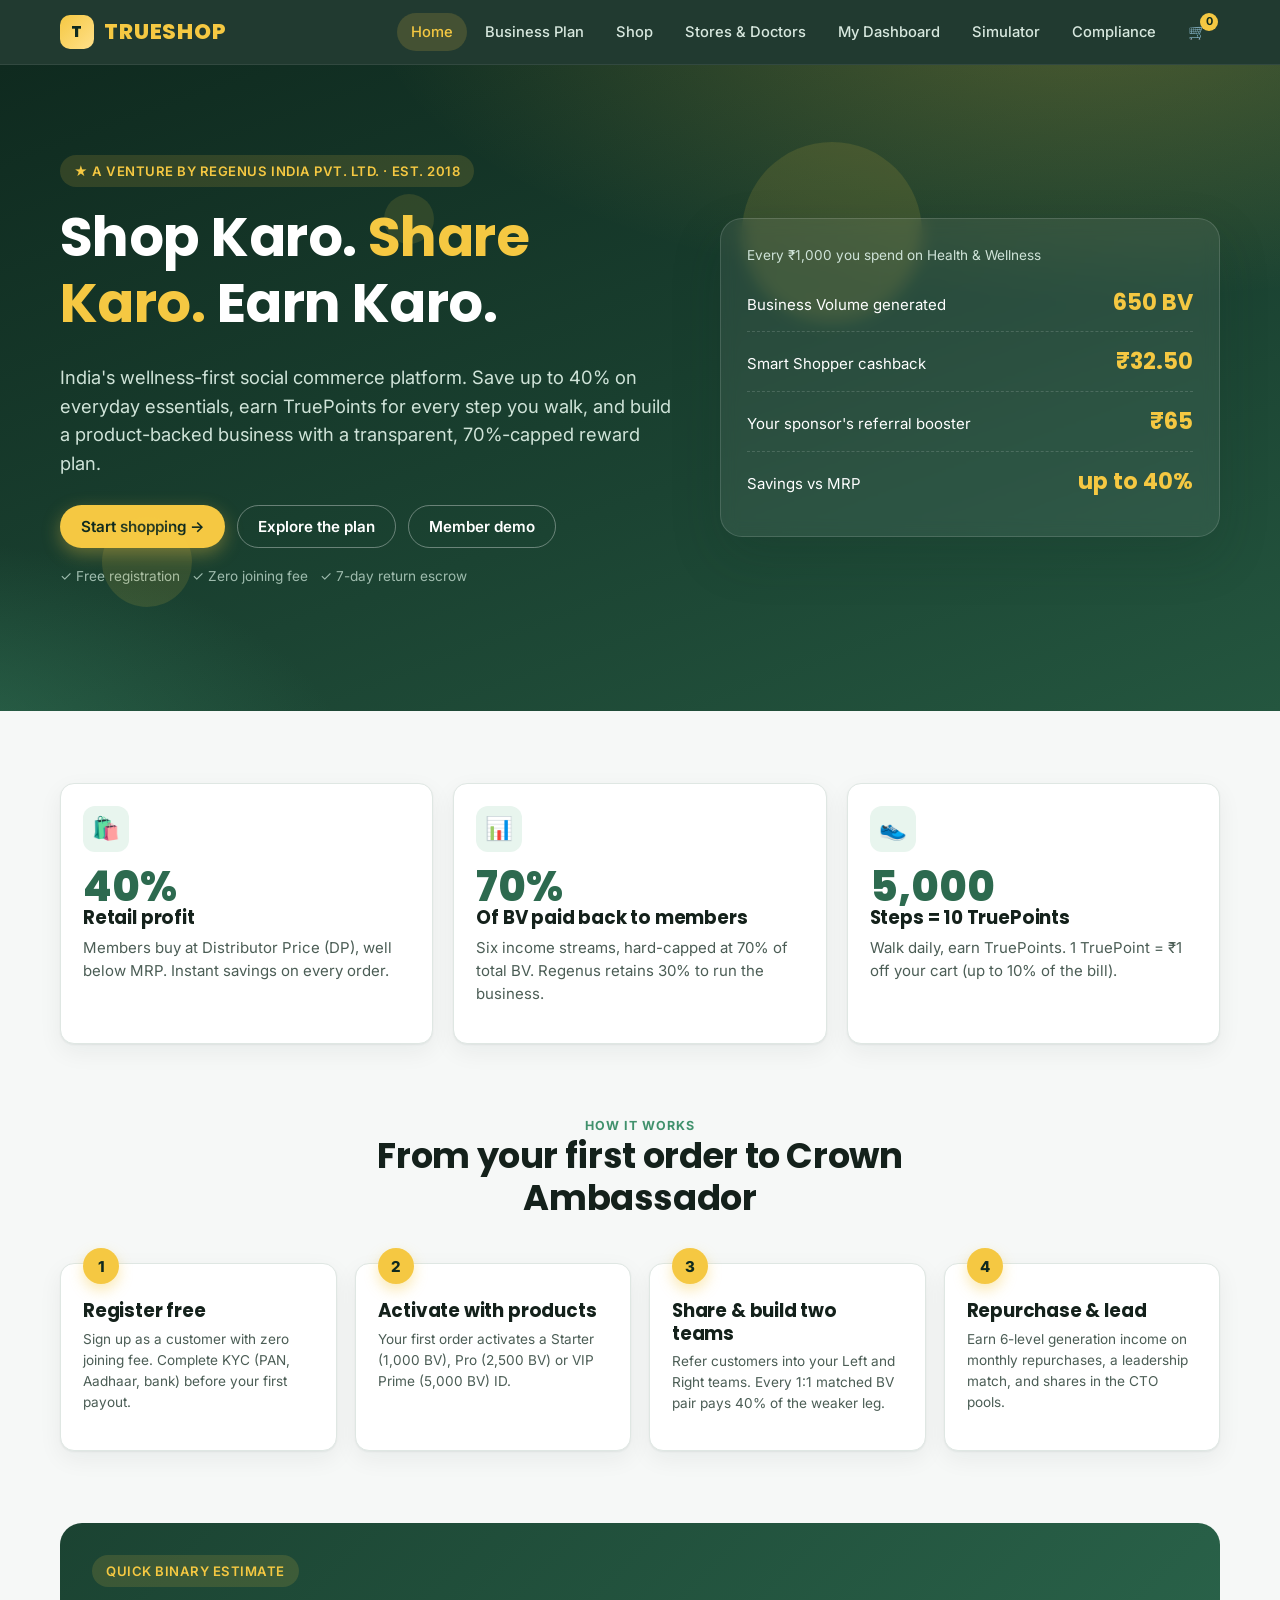
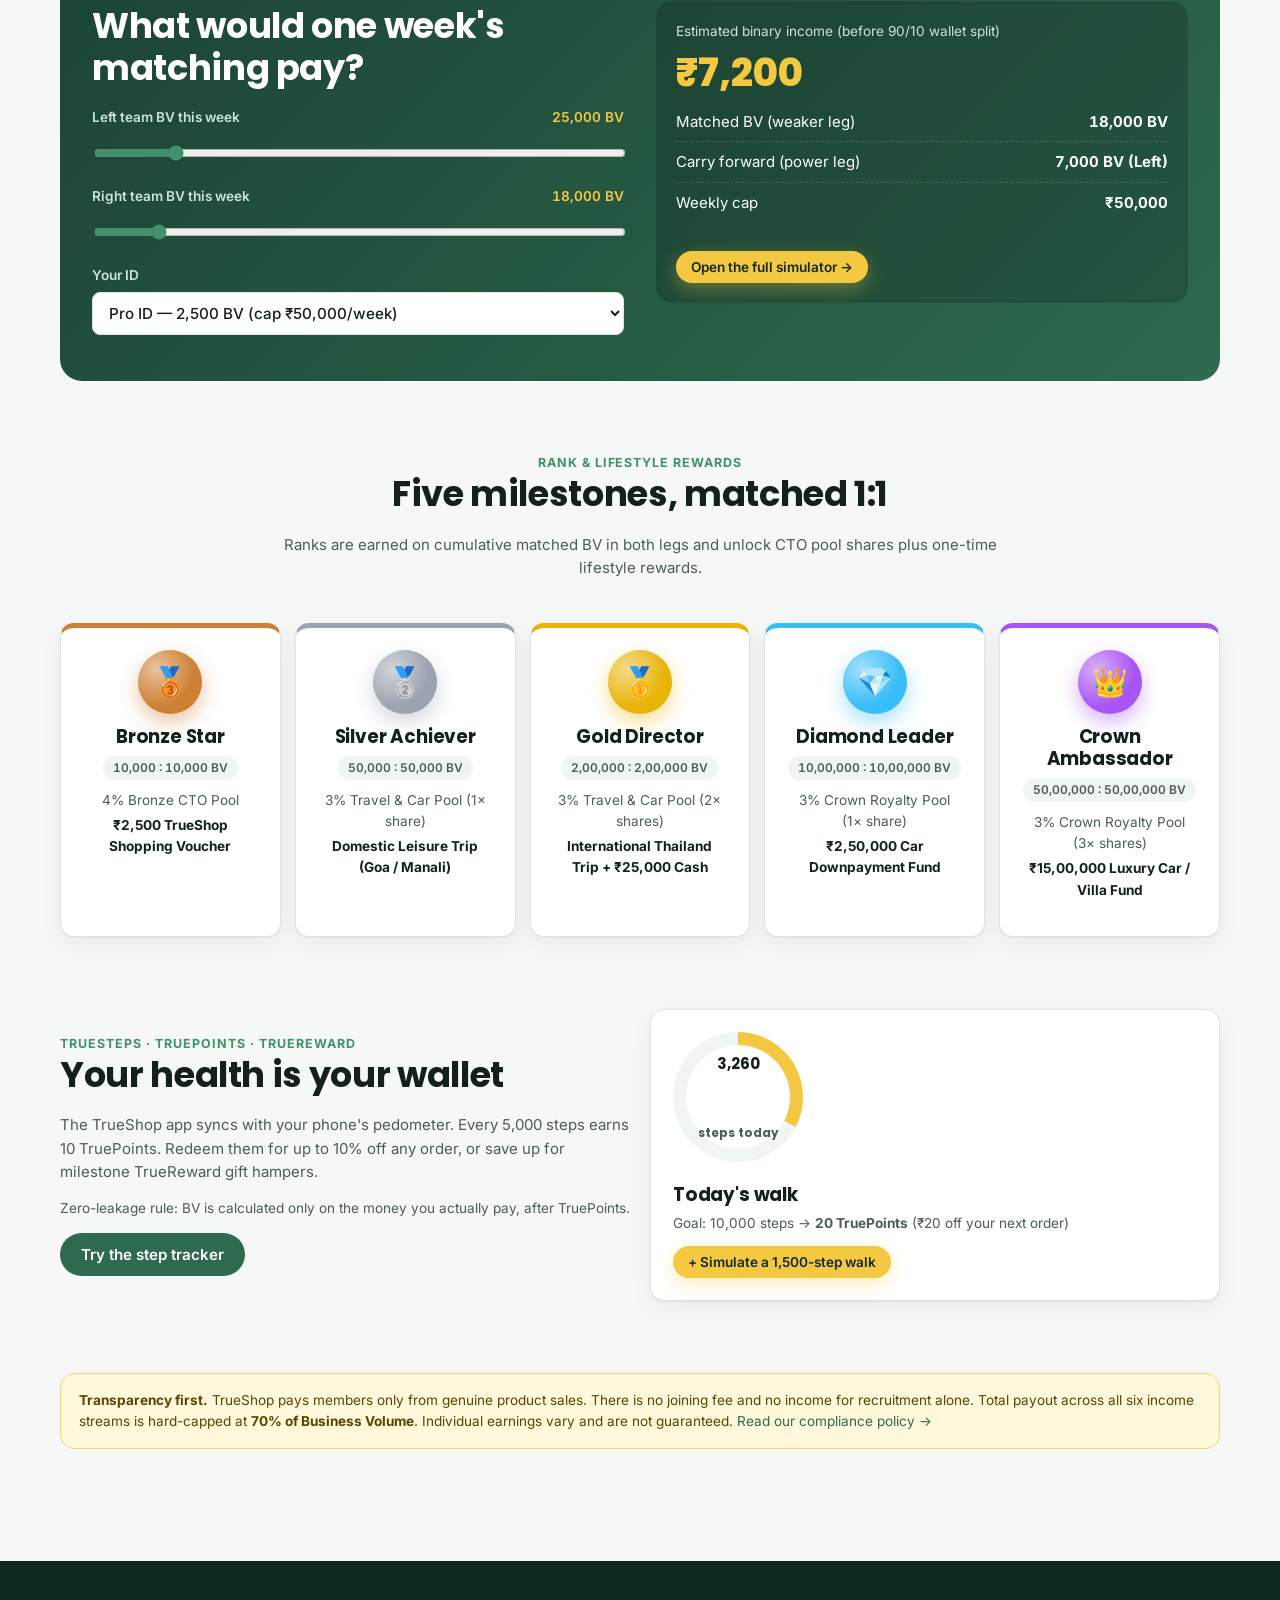
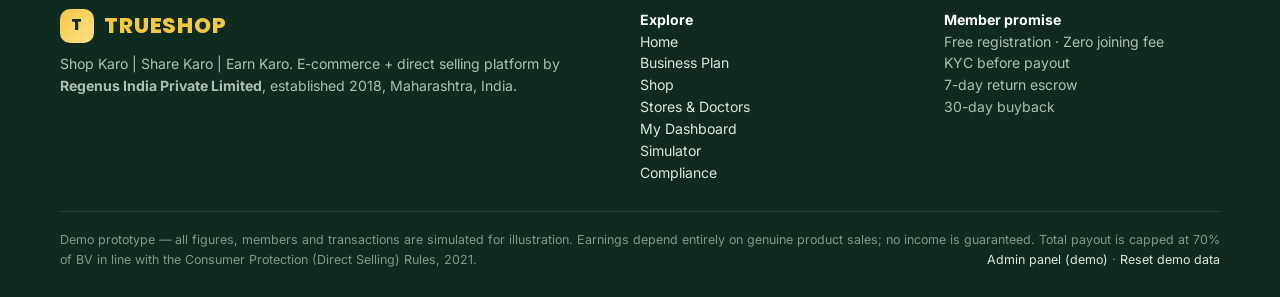
<file: index.html>
<!doctype html>
<html lang="en">
<head>
<meta charset="utf-8">
<meta name="viewport" content="width=device-width, initial-scale=1, viewport-fit=cover">
<title>TrueShop — Shop Karo | Share Karo | Earn Karo</title>
<meta name="description" content="TrueShop by Regenus India Pvt. Ltd. — e-commerce with up to 40% savings, TrueSteps wellness rewards and a transparent, 70%-capped direct selling plan.">
<link rel="preconnect" href="https://fonts.googleapis.com">
<link href="https://fonts.googleapis.com/css2?family=Inter:wght@400;500;600;700&family=Poppins:wght@600;700;800&display=swap" rel="stylesheet">
<link rel="stylesheet" href="assets/css/style.css">
<style>
  .pillars .card { text-align: left; }
  .pillar-num { font-family: var(--display); font-size: 2.6rem; font-weight: 800; color: var(--green-700); line-height: 1; }
  .steps-flow { display: grid; grid-template-columns: repeat(4, 1fr); gap: 18px; counter-reset: s; }
  @media (max-width: 800px) { .steps-flow { grid-template-columns: 1fr 1fr; } }
  @media (max-width: 480px) { .steps-flow { grid-template-columns: 1fr; } }
  .steps-flow .card { position: relative; padding-top: 36px; }
  .steps-flow .card::before { counter-increment: s; content: counter(s); position: absolute; top: -16px; left: 22px; width: 36px; height: 36px; border-radius: 50%; background: var(--gold); color: var(--green-900); font-weight: 800; display: grid; place-items: center; box-shadow: 0 6px 14px rgba(245,200,66,.4); }
  .rank-road { display: grid; grid-template-columns: repeat(5, 1fr); gap: 14px; }
  @media (max-width: 900px) { .rank-road { grid-template-columns: 1fr 1fr; } }
  @media (max-width: 480px) { .rank-road { grid-template-columns: 1fr; } }
  .rank-card { border-top: 5px solid var(--c); text-align: center; }
  .rank-medal { width: 64px; height: 64px; margin: 0 auto 12px; border-radius: 50%; display: grid; place-items: center; font-size: 1.8rem; background: radial-gradient(circle at 30% 30%, #fff8, transparent 60%), var(--c); box-shadow: 0 8px 20px color-mix(in srgb, var(--c) 45%, transparent); }
  .teaser { background: linear-gradient(135deg, var(--green-800), var(--green-700)); color: #fff; border-radius: 22px; padding: 32px; display: grid; grid-template-columns: 1fr 1fr; gap: 32px; align-items: center; }
  @media (max-width: 800px) { .teaser { grid-template-columns: 1fr; } }
  .teaser label { color: #cfe3d8; }
  .teaser .out { background: rgba(0,0,0,.18); border-radius: 16px; padding: 20px; }
  .teaser .out .big { font-family: var(--display); font-size: 2.4rem; color: var(--gold); font-weight: 800; }
  .walk { display: flex; flex-wrap: wrap; align-items: center; gap: 22px; }
  .walk .btn { white-space: normal; }
  .ring { --p: 65; width: 130px; height: 130px; border-radius: 50%; background: conic-gradient(var(--gold) calc(var(--p) * 1%), var(--surface-2) 0); display: grid; place-items: center; flex: 0 0 auto; transition: --p 1s; }
  .ring > div { width: 104px; height: 104px; border-radius: 50%; background: var(--surface); display: grid; place-items: center; text-align: center; font-weight: 700; font-family: var(--display); }
</style>
</head>
<body>

<section class="hero">
  <div class="floaters"><span style="width:180px;height:180px;top:12%;left:58%"></span><span style="width:90px;height:90px;top:70%;left:8%;animation-delay:-4s"></span><span style="width:50px;height:50px;top:20%;left:30%;animation-delay:-8s"></span></div>
  <div class="container hero-grid">
    <div>
      <div class="eyebrow">★ A venture by Regenus India Pvt. Ltd. · Est. 2018</div>
      <h1>Shop Karo. <span>Share Karo.</span> Earn Karo.</h1>
      <p class="lead">India's wellness-first social commerce platform. Save up to 40% on everyday essentials, earn TruePoints for every step you walk, and build a product-backed business with a transparent, 70%-capped reward plan.</p>
      <div class="hero-cta">
        <a href="shop.html" class="btn btn-gold">Start shopping →</a>
        <a href="plan.html" class="btn btn-outline-light">Explore the plan</a>
        <a href="dashboard.html" class="btn btn-outline-light">Member demo</a>
      </div>
      <p class="small" style="color:#9fbcae;margin-top:18px">✓ Free registration &nbsp; ✓ Zero joining fee &nbsp; ✓ 7-day return escrow</p>
    </div>
    <div class="hero-card">
      <div class="small" style="color:#cfe3d8;margin-bottom:6px">Every ₹1,000 you spend on Health &amp; Wellness</div>
      <div class="hero-stat"><span>Business Volume generated</span><b>650 BV</b></div>
      <div class="hero-stat"><span>Smart Shopper cashback</span><b>₹32.50</b></div>
      <div class="hero-stat"><span>Your sponsor's referral booster</span><b>₹65</b></div>
      <div class="hero-stat"><span>Savings vs MRP</span><b>up to 40%</b></div>
    </div>
  </div>
</section>

<section class="block">
  <div class="container">
    <div class="grid grid-3 pillars">
      <div class="card card-hover reveal"><div class="icon-pill">🛍️</div><div class="pillar-num"><span data-count="40" data-suffix="%">0</span></div><h3>Retail profit</h3><p class="muted">Members buy at Distributor Price (DP), well below MRP. Instant savings on every order.</p></div>
      <div class="card card-hover reveal"><div class="icon-pill">📊</div><div class="pillar-num"><span data-count="70" data-suffix="%">0</span></div><h3>Of BV paid back to members</h3><p class="muted">Six income streams, hard-capped at 70% of total BV. Regenus retains 30% to run the business.</p></div>
      <div class="card card-hover reveal"><div class="icon-pill">👟</div><div class="pillar-num"><span data-count="5000">0</span></div><h3>Steps = 10 TruePoints</h3><p class="muted">Walk daily, earn TruePoints. 1 TruePoint = ₹1 off your cart (up to 10% of the bill).</p></div>
    </div>
  </div>
</section>

<section class="block" style="padding-top:0">
  <div class="container">
    <div class="section-head reveal"><div class="kicker">How it works</div><h2>From your first order to Crown Ambassador</h2></div>
    <div class="steps-flow">
      <div class="card reveal"><h3>Register free</h3><p class="muted small">Sign up as a customer with zero joining fee. Complete KYC (PAN, Aadhaar, bank) before your first payout.</p></div>
      <div class="card reveal"><h3>Activate with products</h3><p class="muted small">Your first order activates a Starter (1,000 BV), Pro (2,500 BV) or VIP Prime (5,000 BV) ID.</p></div>
      <div class="card reveal"><h3>Share &amp; build two teams</h3><p class="muted small">Refer customers into your Left and Right teams. Every 1:1 matched BV pair pays 40% of the weaker leg.</p></div>
      <div class="card reveal"><h3>Repurchase &amp; lead</h3><p class="muted small">Earn 6-level generation income on monthly repurchases, a leadership match, and shares in the CTO pools.</p></div>
    </div>
  </div>
</section>

<section class="block" style="padding-top:0">
  <div class="container">
    <div class="teaser reveal">
      <div>
        <div class="eyebrow">Quick binary estimate</div>
        <h2 style="color:#fff">What would one week's matching pay?</h2>
        <label class="field">Left team BV this week <span id="lv" class="num" style="float:right;color:var(--gold)"></span><input type="range" id="lbv" min="0" max="200000" step="500" value="25000"></label>
        <label class="field">Right team BV this week <span id="rv" class="num" style="float:right;color:var(--gold)"></span><input type="range" id="rbv" min="0" max="200000" step="500" value="18000"></label>
        <label class="field">Your ID
          <select id="pkg"></select></label>
      </div>
      <div class="out">
        <div class="small" style="color:#cfe3d8">Estimated binary income (before 90/10 wallet split)</div>
        <div class="big num" id="binOut">₹0</div>
        <div class="row" style="border-color:rgba(255,255,255,.15)"><span>Matched BV (weaker leg)</span><b id="binMatch"></b></div>
        <div class="row" style="border-color:rgba(255,255,255,.15)"><span>Carry forward (power leg)</span><b id="binCarry"></b></div>
        <div class="row" style="border-color:rgba(255,255,255,.15)"><span>Weekly cap</span><b id="binCap"></b></div>
        <div class="small" id="binNote" style="color:#ffd9a0;min-height:1.4em"></div>
        <a href="simulator.html" class="btn btn-gold btn-sm" style="margin-top:10px">Open the full simulator →</a>
      </div>
    </div>
  </div>
</section>

<section class="block" style="padding-top:0">
  <div class="container">
    <div class="section-head reveal"><div class="kicker">Rank &amp; lifestyle rewards</div><h2>Five milestones, matched 1:1</h2><p class="muted">Ranks are earned on cumulative matched BV in both legs and unlock CTO pool shares plus one-time lifestyle rewards.</p></div>
    <div class="rank-road" id="rankRoad"></div>
  </div>
</section>

<section class="block" style="padding-top:0">
  <div class="container grid grid-2" style="align-items:center">
    <div class="reveal">
      <div class="kicker" style="color:var(--green-500);font-weight:700;text-transform:uppercase;font-size:.78rem;letter-spacing:.08em">TrueSteps · TruePoints · TrueReward</div>
      <h2>Your health is your wallet</h2>
      <p class="muted">The TrueShop app syncs with your phone's pedometer. Every 5,000 steps earns 10 TruePoints. Redeem them for up to 10% off any order, or save up for milestone TrueReward gift hampers.</p>
      <p class="small muted">Zero-leakage rule: BV is calculated only on the money you actually pay, after TruePoints.</p>
      <a href="dashboard.html#steps" class="btn btn-green">Try the step tracker</a>
    </div>
    <div class="card reveal walk">
      <div class="ring" id="ring"><div><span id="ringSteps">0</span><br><span class="tiny muted">steps today</span></div></div>
      <div>
        <h3>Today's walk</h3>
        <p class="muted small" style="margin:0">Goal: 10,000 steps → <b>20 TruePoints</b> (₹20 off your next order)</p>
        <button class="btn btn-gold btn-sm" id="walkBtn" style="margin-top:12px">+ Simulate a 1,500-step walk</button>
      </div>
    </div>
  </div>
</section>

<section class="block" style="padding-top:0">
  <div class="container">
    <div class="disclaimer reveal"><b>Transparency first.</b> TrueShop pays members only from genuine product sales. There is no joining fee and no income for recruitment alone. Total payout across all six income streams is hard-capped at <b>70% of Business Volume</b>. Individual earnings vary and are not guaranteed. <a href="compliance.html">Read our compliance policy →</a></div>
  </div>
</section>

<script src="assets/js/plan.js"></script>
<script src="assets/js/app.js"></script>
<script>
(function () {
  const P = TrueShopPlan;
  const icons = ['🥉', '🥈', '🥇', '💎', '👑'];
  document.getElementById('rankRoad').innerHTML = P.RANKS.map((r, i) => `
    <div class="card card-hover rank-card reveal" style="--c:${r.color}">
      <div class="rank-medal">${icons[i]}</div>
      <h3>${r.name}</h3>
      <div class="chip chip-grey num">${P.num(r.match)} : ${P.num(r.match)} BV</div>
      <p class="small muted" style="margin:10px 0 4px">${r.pool}</p>
      <p class="small"><b>${r.reward}</b></p>
    </div>`).join('');

  const pkg = document.getElementById('pkg');
  pkg.innerHTML = P.PACKAGES.map((p) => `<option value="${p.key}" ${p.key === 'pro' ? 'selected' : ''}>${p.name} — ${P.num(p.bv)} BV (cap ${P.inr(p.weeklyCap)}/week)</option>`).join('');
  const lbv = document.getElementById('lbv'), rbv = document.getElementById('rbv');
  function calc() {
    const r = P.binaryClosing({ leftBV: +lbv.value, rightBV: +rbv.value, packageKey: pkg.value });
    lv.textContent = P.num(lbv.value) + ' BV'; rv.textContent = P.num(rbv.value) + ' BV';
    binOut.textContent = P.inr(r.paid);
    binMatch.textContent = P.num(r.matched) + ' BV';
    binCarry.textContent = r.powerLeg === 'Balanced' ? '—' : `${P.num(Math.max(r.carryLeft, r.carryRight))} BV (${r.powerLeg})`;
    binCap.textContent = P.inr(r.weeklyCap);
    binNote.textContent = r.capped ? `Weekly cap reached: ${P.inr(r.flushed)} is flushed. Upgrade the ID for a higher cap.` : '';
  }
  [lbv, rbv, pkg].forEach((el) => el.addEventListener('input', calc));
  calc();

  let steps = 0;
  const ring = document.getElementById('ring'), rs = document.getElementById('ringSteps');
  function setSteps(v) { steps = Math.min(v, 10000); ring.style.setProperty('--p', steps / 100); rs.textContent = steps.toLocaleString('en-IN'); }
  setTimeout(() => setSteps(TS.state.steps.today), 400);
  walkBtn.onclick = () => {
    const before = P.stepsToPoints(steps);
    setSteps(steps + 1500);
    TS.state.steps.today = steps; TS.save();
    const gained = P.stepsToPoints(steps) - before;
    TS.toast(gained ? `🎉 Milestone! +${gained} TruePoints earned` : `👟 ${steps.toLocaleString('en-IN')} steps. Keep going!`);
  };
})();
</script>
</body>
</html>
</file>
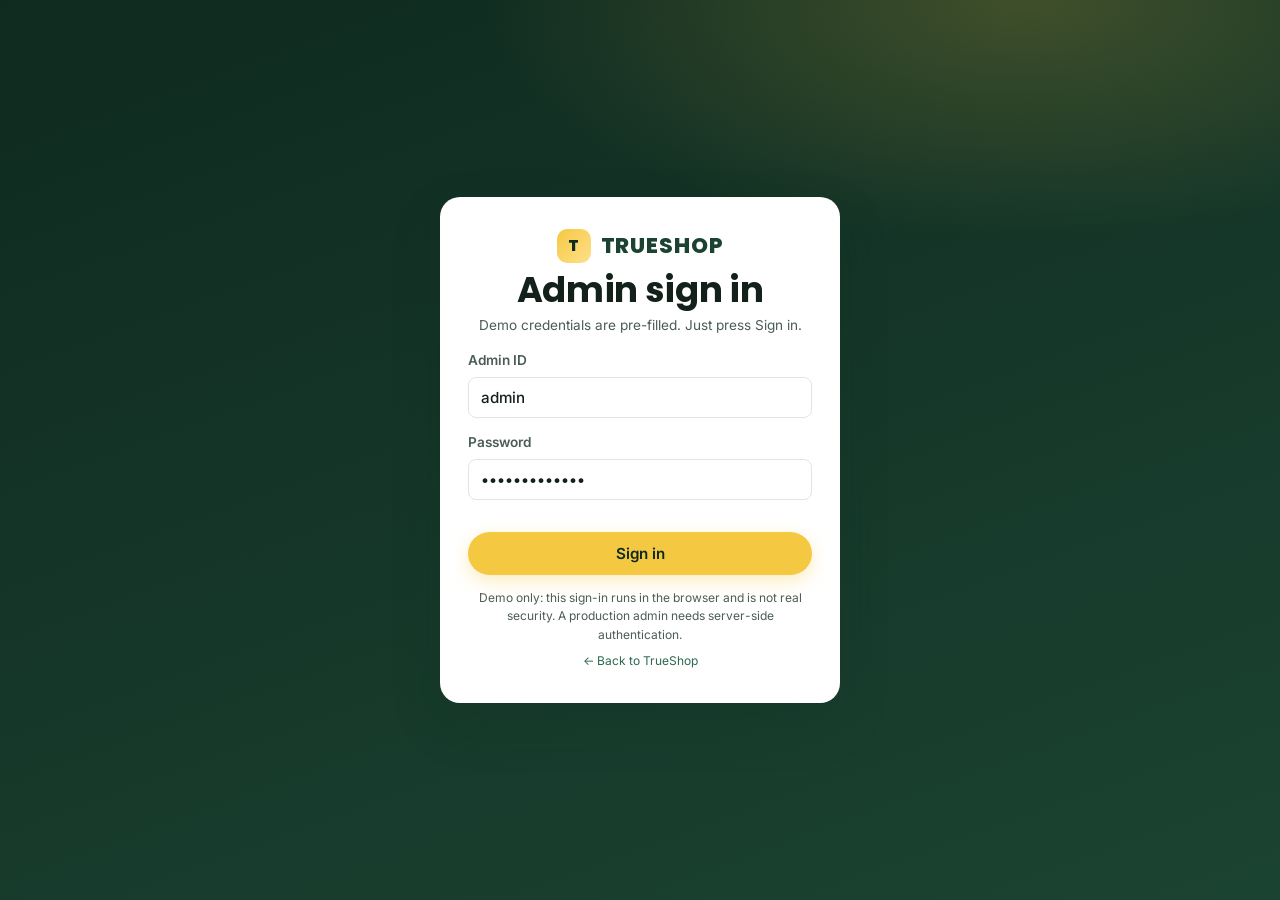
<file: admin.html>
<!doctype html>
<html lang="en">
<head>
<meta charset="utf-8">
<meta name="viewport" content="width=device-width, initial-scale=1, viewport-fit=cover">
<title>TrueShop Admin</title>
<meta name="robots" content="noindex">
<link rel="preconnect" href="https://fonts.googleapis.com">
<link href="https://fonts.googleapis.com/css2?family=Inter:wght@400;500;600;700&family=Poppins:wght@600;700;800&display=swap" rel="stylesheet">
<link rel="stylesheet" href="assets/css/style.css">
<link rel="stylesheet" href="assets/css/admin.css">
</head>
<body class="admin">

<!-- ============ LOGIN ============ -->
<div id="login" class="login-screen" hidden>
  <form class="login-card" id="loginForm">
    <div class="logo" style="justify-content:center;margin-bottom:6px"><span class="logo-mark">T</span><span style="color:var(--green-800)">TRUESHOP</span></div>
    <h2 style="text-align:center;margin-bottom:4px">Admin sign in</h2>
    <p class="small muted" style="text-align:center">Demo credentials are pre-filled. Just press Sign in.</p>
    <label class="field">Admin ID<input id="lu" value="admin" autocomplete="username"></label>
    <label class="field">Password<input id="lp" type="password" value="trueshop@2026" autocomplete="current-password"></label>
    <div class="small" id="capsWarn" style="color:var(--warn);min-height:1.3em"></div>
    <button class="btn btn-gold" style="width:100%">Sign in</button>
    <p class="tiny muted" style="margin:14px 0 0;text-align:center">Demo only: this sign-in runs in the browser and is not real security. A production admin needs server-side authentication.</p>
    <p class="tiny" style="text-align:center;margin:8px 0 0"><a href="index.html">← Back to TrueShop</a></p>
  </form>
</div>

<!-- ============ APP ============ -->
<div id="app" class="admin-app" hidden>
  <aside class="side" id="side">
    <div class="side-brand"><a class="logo" href="#dashboard"><span class="logo-mark">T</span>TRUESHOP</a><span class="chip chip-gold" style="margin-left:auto">ADMIN</span></div>
    <nav id="sideNav"></nav>
    <div class="side-foot"><a href="index.html" target="_blank">↗ View storefront</a></div>
  </aside>
  <div class="side-scrim" id="scrim"></div>

  <div class="main">
    <header class="abar">
      <button class="icon-btn" id="burger" aria-label="Menu">☰</button>
      <div class="crumbs" id="crumbs"></div>
      <div class="search"><input id="gsearch" placeholder="Search member ID or name…" autocomplete="off"><div class="search-res" id="gres" hidden></div></div>
      <button class="icon-btn" id="themeBtn" title="Toggle light/dark theme">🌓</button>
      <button class="icon-btn notif" id="notifBtn" title="Notifications">🔔<span id="notifCount"></span></button>
      <div class="abar-me"><div class="abar-me-av">A</div><div class="abar-me-txt"><b>Super Admin</b><span class="tiny muted">admin</span></div><button class="btn btn-ghost btn-sm" id="logout">Logout</button></div>
    </header>
    <main class="content" id="view"></main>
  </div>
</div>

<script src="assets/js/plan.js"></script>
<script src="assets/js/app.js"></script>
<script src="assets/js/products.js"></script>
<script src="assets/js/admin-data.js"></script>
<script src="assets/js/clinic-data.js"></script>
<script src="assets/js/admin-clinics.js"></script>
<script src="assets/js/admin.js"></script>
</body>
</html>
</file>
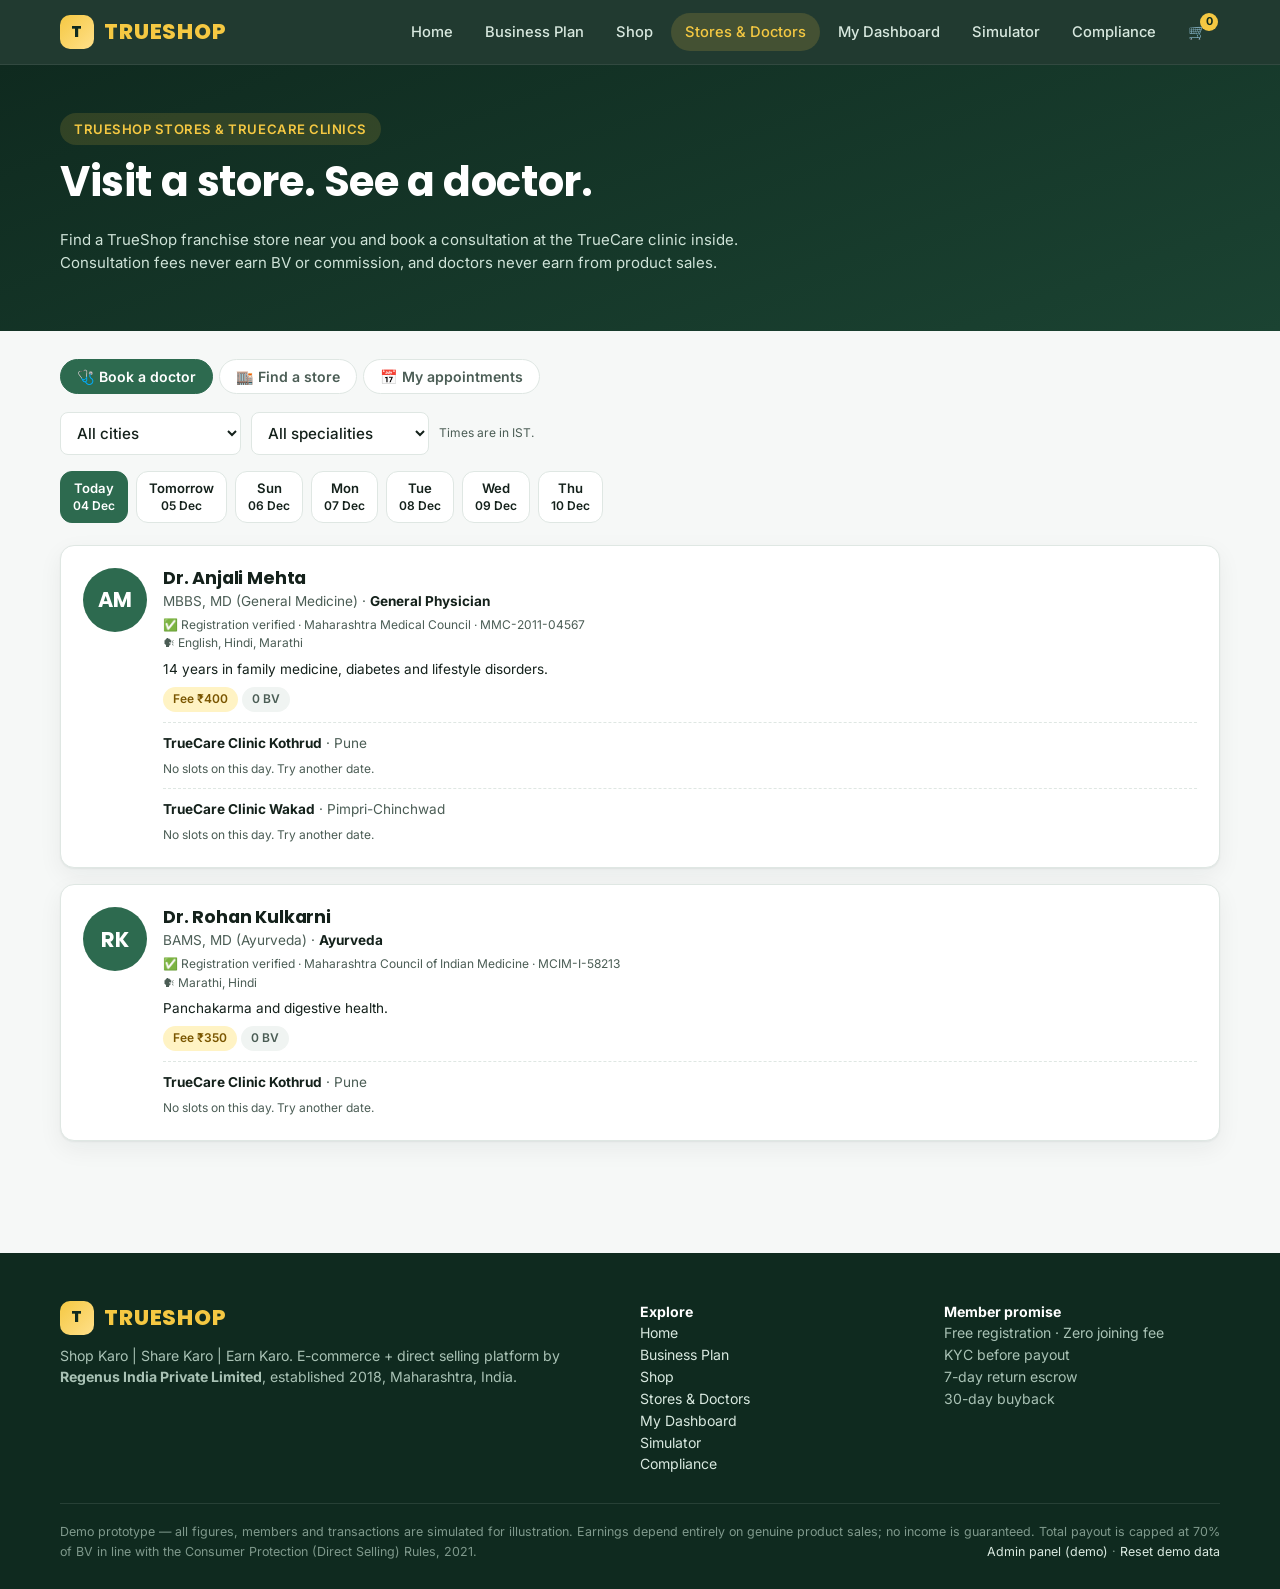
<file: clinics.html>
<!doctype html>
<html lang="en">
<head>
<meta charset="utf-8">
<meta name="viewport" content="width=device-width, initial-scale=1, viewport-fit=cover">
<title>TrueShop Stores & Doctors</title>
<link rel="preconnect" href="https://fonts.googleapis.com">
<link href="https://fonts.googleapis.com/css2?family=Inter:wght@400;500;600;700&family=Poppins:wght@600;700;800&display=swap" rel="stylesheet">
<link rel="stylesheet" href="assets/css/style.css">
<style>
  .filters { display: flex; gap: 10px; flex-wrap: wrap; align-items: center; margin-bottom: 16px; }
  .filters .input { width: auto; min-width: 170px; margin: 0; }
  .days { display: flex; gap: 8px; overflow-x: auto; padding-bottom: 4px; margin-bottom: 18px; }
  .days button { flex: 0 0 auto; border: 1px solid var(--line); background: var(--surface); color: var(--ink); border-radius: 12px; padding: 8px 12px; cursor: pointer; font: 600 .82rem var(--font); text-align: center; line-height: 1.3; }
  .days button.active { background: var(--green-700); color: #fff; border-color: var(--green-700); }
  .doc { display: grid; grid-template-columns: 64px 1fr; gap: 16px; }
  .doc + .doc { margin-top: 16px; }
  .doc-av { width: 64px; height: 64px; border-radius: 50%; display: grid; place-items: center; font: 700 1.3rem var(--display); color: #fff; background: var(--green-700); }
  .doc h3 { margin: 0 0 2px; font-size: 1.1rem; }
  .slots { display: flex; gap: 8px; flex-wrap: wrap; margin-top: 8px; }
  .slot { border: 1px solid var(--green-500); color: var(--green-700); background: var(--green-100); border-radius: 8px; padding: 6px 10px; font: 600 .82rem var(--font); cursor: pointer; }
  .slot:hover { background: var(--green-700); color: #fff; }
  .slot small { display: block; font-size: .65rem; font-weight: 500; opacity: .8; }
  .clinic-slots { border-top: 1px dashed var(--line); padding-top: 10px; margin-top: 10px; }
  .appt { display: grid; grid-template-columns: 1fr auto; gap: 10px; padding: 14px 0; border-bottom: 1px solid var(--line); }
  .appt:last-child { border-bottom: 0; }
  .store-card h3 { margin: 0 0 4px; }
  .seg { display: flex; gap: 8px; margin-bottom: 12px; }
  .seg label { flex: 1; border: 1px solid var(--line); border-radius: 10px; padding: 8px 12px; cursor: pointer; font-size: .88rem; }
  .seg input { margin-right: 6px; accent-color: var(--green-500); }
  .two { display: grid; grid-template-columns: 1fr 1fr; gap: 0 12px; }
  .rx { width: 100%; border-collapse: collapse; font-size: .88rem; }
  .rx td, .rx th { text-align: left; padding: 6px 4px; border-bottom: 1px dashed var(--line); }
</style>
</head>
<body>

<div class="page-head"><div class="container">
  <div class="eyebrow">TrueShop Stores & TrueCare Clinics</div>
  <h1 style="font-size:clamp(1.8rem,4vw,2.6rem)">Visit a store. See a doctor.</h1>
  <p>Find a TrueShop franchise store near you and book a consultation at the TrueCare clinic inside. Consultation fees never earn BV or commission, and doctors never earn from product sales.</p>
</div></div>

<section class="block" style="padding-top:28px">
  <div class="container">
    <div class="tabs" id="tabs">
      <button data-t="book" class="active">🩺 Book a doctor</button>
      <button data-t="stores">🏬 Find a store</button>
      <button data-t="mine">📅 My appointments</button>
    </div>
    <div id="pane"></div>
  </div>
</section>

<script src="assets/js/plan.js"></script>
<script src="assets/js/app.js"></script>
<script src="assets/js/clinic-data.js"></script>
<script>
(function () {
  const C = ClinicDB, D = () => C.db, esc = TS.esc, inr = TrueShopPlan.inr;
  const me = () => ({ id: TS.state.member.id, name: TS.state.member.name });
  let tab = (location.hash.slice(1) || 'book');
  const today = C.istDate(Date.now());
  const days = Array.from({ length: 7 }, (_, i) => C.addDays(today, i));
  const f = { city: '', spec: '', date: today };
  let here = null;

  const STATUS = {
    pending_payment: ['chip chip-warn', 'Awaiting payment'], confirmed: ['chip', 'Confirmed'], checked_in: ['chip chip-blue', 'Checked in'],
    completed: ['chip chip-grey', 'Completed'], cancelled_by_patient: ['chip chip-red', 'Cancelled by you'], cancelled_by_clinic: ['chip chip-red', 'Cancelled by clinic'],
    no_show: ['chip chip-red', 'No-show'], expired: ['chip chip-grey', 'Hold expired'],
  };
  const chip = (s) => `<span class="${STATUS[s][0]}">${STATUS[s][1]}</span>`;
  const initials = (n) => n.replace('Dr. ', '').split(' ').map((x) => x[0]).join('');

  function setTab(t) { tab = t; history.replaceState(null, '', '#' + t); TS.$$('#tabs button').forEach((b) => b.classList.toggle('active', b.dataset.t === t)); render(); }
  TS.$('#tabs').onclick = (e) => { const b = e.target.closest('button'); if (b) setTab(b.dataset.t); };
  function render() { C.releaseExpired(D()); C.save(); ({ book: renderBook, stores: renderStores, mine: renderMine })[tab](); }

  /* ------------------------------------------------ book a doctor */
  function renderBook() {
    const db = D();
    const cities = [...new Set(db.clinics.map((c) => c.city))];
    const specs = [...new Set(db.doctors.map((d) => d.specialization))];
    const docs = db.doctors.filter((d) => d.verified && d.status === 'active' && (!f.spec || d.specialization === f.spec));
    const cards = docs.map((d) => {
      const clinics = [...new Set(db.schedules.filter((s) => s.doctorId === d.id).map((s) => s.clinicId))].map((id) => C.byId(db.clinics, id)).filter((c) => !f.city || c.city === f.city);
      if (!clinics.length) return '';
      const blocks = clinics.map((c) => {
        const slots = C.availableSlots(db, d.id, c.id, f.date);
        const leave = C.onLeave(db, d.id, f.date);
        return `<div class="clinic-slots"><div class="small"><b>${esc(c.name)}</b> <span class="muted">· ${esc(c.city)}</span></div>
          ${slots.length ? `<div class="slots">${slots.map((s) => `<button class="slot" data-doc="${d.id}" data-cl="${c.id}" data-st="${s.start}">${C.fmtTime(s.start)}${s.left > 1 ? `<small>${s.left} left</small>` : ''}</button>`).join('')}</div>`
            : `<div class="tiny muted" style="margin-top:6px">${leave ? 'Doctor on leave this day.' : 'No slots on this day. Try another date.'}</div>`}</div>`;
      }).join('');
      const fees = [...new Set(db.schedules.filter((s) => s.doctorId === d.id).map((s) => s.fee ?? d.fee))];
      return `<div class="card doc"><div class="doc-av">${esc(initials(d.name))}</div><div>
        <h3>${esc(d.name)}</h3>
        <div class="small muted">${esc(d.qualification)} · <b style="color:var(--ink)">${esc(d.specialization)}</b></div>
        <div class="tiny muted" style="margin-top:4px">✅ Registration verified · ${esc(d.council)} · ${esc(d.regNo)}</div>
        <div class="tiny muted">🗣 ${d.languages.map(esc).join(', ')}</div>
        <p class="small" style="margin:6px 0 0">${esc(d.bio)}</p>
        <div style="margin-top:6px"><span class="chip chip-gold">Fee ${fees.map((x) => inr(x)).join(' / ')}</span> <span class="chip chip-grey">0 BV</span></div>
        ${blocks}</div></div>`;
    }).join('');
    TS.$('#pane').innerHTML = `
      <div class="filters">
        <select class="input" id="fCity"><option value="">All cities</option>${cities.map((c) => `<option ${c === f.city ? 'selected' : ''}>${esc(c)}</option>`).join('')}</select>
        <select class="input" id="fSpec"><option value="">All specialities</option>${specs.map((s) => `<option ${s === f.spec ? 'selected' : ''}>${esc(s)}</option>`).join('')}</select>
        <span class="tiny muted">Times are in IST.</span>
      </div>
      <div class="days">${days.map((d, i) => `<button data-d="${d}" class="${d === f.date ? 'active' : ''}">${i === 0 ? 'Today' : i === 1 ? 'Tomorrow' : C.fmtDay(d).split(',')[0]}<br><span class="tiny">${C.fmtDay(d).split(', ')[1] || C.fmtDay(d)}</span></button>`).join('')}</div>
      ${cards || '<div class="card"><p class="muted" style="margin:0">No doctors match these filters.</p></div>'}`;
    TS.$('#fCity').onchange = (e) => { f.city = e.target.value; renderBook(); };
    TS.$('#fSpec').onchange = (e) => { f.spec = e.target.value; renderBook(); };
    TS.$('.days').onclick = (e) => { const b = e.target.closest('[data-d]'); if (b) { f.date = b.dataset.d; renderBook(); } };
    TS.$('#pane').onclick = (e) => { const s = e.target.closest('.slot'); if (s) bookModal(s.dataset.doc, s.dataset.cl, +s.dataset.st); };
  }

  function bookModal(doctorId, clinicId, start) {
    const db = D(), d = C.byId(db.doctors, doctorId), c = C.byId(db.clinics, clinicId);
    const slot = C.availableSlots(db, doctorId, clinicId, C.istDate(start)).find((s) => s.start === start);
    TS.modal('Book consultation', `
      <div class="row"><span>Doctor</span><b>${esc(d.name)}</b></div>
      <div class="row"><span>Clinic</span><b class="small">${esc(c.name)}</b></div>
      <div class="row"><span>When (IST)</span><b>${C.fmt(start)}</b></div>
      <div class="row"><span>Consultation fee</span><b>${inr(slot.fee)}</b></div>
      <div class="row"><span>BV / commission</span><b>0 · consultations never earn BV</b></div>
      <div style="margin-top:14px" class="seg"><label><input type="radio" name="who" value="self" checked>For me (${esc(me().name)})</label><label><input type="radio" name="who" value="family">Family member</label></div>
      <div id="fam" hidden>
        <label class="field">Patient name<input id="pn" autocomplete="off"></label>
        <div class="two"><label class="field">Age<input id="pa" type="number" min="0" max="120"></label>
        <label class="field">Gender<select id="pg"><option value="F">Female</option><option value="M">Male</option><option value="O">Other</option></select></label></div>
        <label class="field">Relation<select id="pr"><option>Spouse</option><option>Child</option><option>Parent</option><option>Sibling</option><option>Other</option></select></label>
      </div>
      <label class="small" style="display:flex;gap:8px;align-items:flex-start;margin:6px 0 12px"><input type="checkbox" id="consent" style="margin-top:3px;accent-color:var(--green-500)">
        <span>I consent to TrueCare processing this patient's health information to provide the consultation, as described under the Digital Personal Data Protection Act, 2023. Only the treating doctor and I can see clinical notes.</span></label>
      <div class="small" id="err" style="color:var(--danger);min-height:1.2em"></div>
      <button class="btn btn-gold" id="go" style="width:100%">Hold slot & pay ${inr(slot.fee)}</button>
      <p class="tiny muted" style="margin:8px 0 0">The slot is held for ${C.HOLD_MINUTES} minutes while you pay.</p>`, (b, close) => {
      TS.$$('[name=who]', b).forEach((r) => (r.onchange = () => (TS.$('#fam', b).hidden = r.value === 'self' ? true : false)));
      TS.$('#go', b).onclick = () => {
        const family = TS.$('[name=who]:checked', b).value === 'family';
        const patient = family ? { name: TS.$('#pn', b).value.trim(), age: +TS.$('#pa', b).value || null, gender: TS.$('#pg', b).value, relation: TS.$('#pr', b).value }
          : { name: me().name, age: 34, gender: 'M', relation: 'Self' };
        try {
          const a = C.book(D(), { doctorId, clinicId, start, patient, bookedBy: me().id, consent: TS.$('#consent', b).checked });
          C.save(); close(); render(); payModal(a.id);
        } catch (err) { TS.$('#err', b).textContent = err.message; }
      };
    });
  }

  function payModal(id) {
    const a = C.byId(D().appointments, id);
    let timer;
    const closeFn = TS.modal('Pay consultation fee', `
      <p class="small muted">Demo payment: no money is taken.</p>
      <div class="row"><span>Booking</span><b>${a.bookingNo}</b></div>
      <div class="row"><span>Amount</span><b>${inr(a.fee)}</b></div>
      <div class="row"><span>Slot held for</span><b id="cd">10:00</b></div>
      <div class="row"><span>Pay via</span><select class="input" id="pm" style="max-width:170px;margin:0"><option>UPI</option><option>Card</option><option>NetBanking</option></select></div>
      <div class="small" id="perr" style="color:var(--danger);min-height:1.2em"></div>
      <button class="btn btn-gold" id="pay" style="width:100%;margin-top:6px">Pay ${inr(a.fee)}</button>`, (b, close) => {
      const tick = () => {
        const ms = a.holdUntil - Date.now();
        const el = TS.$('#cd', b); if (!el) { clearInterval(timer); return; }
        el.textContent = ms > 0 ? `${Math.floor(ms / 60000)}:${String(Math.floor(ms / 1000) % 60).padStart(2, '0')}` : 'expired';
      };
      tick(); timer = setInterval(tick, 1000);
      TS.$('#pay', b).onclick = () => {
        try {
          C.pay(D(), id, TS.$('#pm', b).value); C.save(); clearInterval(timer); close();
          TS.toast(`✅ Booking <b>${a.bookingNo}</b> confirmed. 📱 SMS, WhatsApp and email sent.`, 4500);
          setTab('mine');
        } catch (err) { C.save(); TS.$('#perr', b).textContent = err.message; render(); }
      };
    });
    return closeFn;
  }

  /* ------------------------------------------------ stores */
  function renderStores() {
    const db = D();
    const list = db.stores.filter((s) => s.status === 'active').map((s) => ({ s, km: here ? C.distanceKm(here, s) : null }));
    if (here) list.sort((a, b) => a.km - b.km);
    TS.$('#pane').innerHTML = `
      <div class="filters"><button class="btn btn-green btn-sm" id="near">📍 Stores near me</button><span class="tiny muted" id="geo">${here ? 'Sorted by distance from you.' : ''}</span></div>
      <div class="grid grid-2">${list.map(({ s, km }) => {
        const c = db.clinics.find((x) => x.storeId === s.id && x.status === 'active');
        return `<div class="card store-card">
          <div style="display:flex;justify-content:space-between;gap:8px"><h3>🏬 ${esc(s.name)}</h3>${km != null ? `<span class="chip">${km.toFixed(1)} km</span>` : ''}</div>
          <div class="small muted">${esc(s.address)}</div>
          <div class="row small"><span>Hours</span><b>${esc(s.hours)}</b></div>
          <div class="row small"><span>Phone</span><b>${esc(s.phone)}</b></div>
          <div class="row small"><span>Member code at the counter</span><b>BV credited as online</b></div>
          ${c ? `<div class="row small"><span>🩺 ${esc(c.name)}</span><button class="btn btn-gold btn-sm" data-city="${esc(c.city)}">Book a doctor</button></div>` : ''}
          <a class="btn btn-ghost btn-sm" style="margin-top:8px" target="_blank" rel="noopener" href="https://www.google.com/maps/search/?api=1&query=${s.lat},${s.lng}">Directions ↗</a>
        </div>`; }).join('')}</div>`;
    TS.$('#near').onclick = () => {
      if (!navigator.geolocation) { TS.$('#geo').textContent = 'Location is not available in this browser.'; return; }
      TS.$('#geo').textContent = 'Finding you…';
      navigator.geolocation.getCurrentPosition((p) => { here = { lat: p.coords.latitude, lng: p.coords.longitude }; renderStores(); },
        () => { TS.$('#geo').textContent = 'Location permission denied. Showing all stores.'; }, { timeout: 8000 });
    };
    TS.$('#pane').onclick = (e) => { const b = e.target.closest('[data-city]'); if (b) { f.city = b.dataset.city; setTab('book'); } };
  }

  /* ------------------------------------------------ my appointments */
  function renderMine() {
    const db = D(), now = Date.now();
    const mine = db.appointments.filter((a) => a.bookedBy === me().id).sort((a, b) => b.start - a.start);
    TS.$('#pane').innerHTML = `<div class="card">${mine.length ? mine.map((a) => {
      const d = C.byId(db.doctors, a.doctorId), c = C.byId(db.clinics, a.clinicId);
      const acts = [];
      if (a.status === 'pending_payment') acts.push(`<button class="btn btn-gold btn-sm" data-pay="${a.id}">Pay now</button>`);
      if (a.status === 'confirmed' && a.start > now) acts.push(`<button class="btn btn-ghost btn-sm" data-rs="${a.id}">Reschedule</button>`);
      if (['pending_payment', 'confirmed'].includes(a.status) && a.start > now) acts.push(`<button class="btn btn-ghost btn-sm" data-cx="${a.id}">Cancel</button>`);
      if (a.notes) acts.push(`<button class="btn btn-green btn-sm" data-rx="${a.id}">Prescription</button>`);
      return `<div class="appt"><div>
        <b>${C.fmt(a.start)}</b> ${chip(a.status)}
        <div class="small">${esc(d.name)} · ${esc(d.specialization)} · ${esc(c.name)}</div>
        <div class="tiny muted">${a.bookingNo} · Patient: ${esc(a.patient.name)} (${esc(a.patient.relation)}) · Fee ${inr(a.fee)} · ${a.paymentStatus}${a.refund ? ` · refund ${a.refund.pct}% = ${inr(a.refund.amount)}` : ''} · 0 BV</div>
      </div><div class="acts" style="display:flex;gap:6px;flex-wrap:wrap;align-items:start">${acts.join('')}</div></div>`;
    }).join('') : '<p class="muted" style="margin:0">No appointments yet. Book one from the first tab.</p>'}</div>
    <p class="tiny muted" style="margin-top:12px">Demo refund policy: cancel 24 h or more before the slot for a 100% refund, 2–24 h for 50%, and under 2 h for no refund. Rescheduling closes 2 hours before the slot. A clinic cancellation is always refunded in full.</p>`;
    TS.$('#pane').onclick = (e) => {
      const t = e.target.closest('button'); if (!t) return;
      if (t.dataset.pay) payModal(t.dataset.pay);
      if (t.dataset.cx) cancelModal(t.dataset.cx);
      if (t.dataset.rs) rescheduleModal(t.dataset.rs);
      if (t.dataset.rx) rxModal(t.dataset.rx);
    };
  }

  function cancelModal(id) {
    const a = C.byId(D().appointments, id), pct = C.refundPct(a);
    TS.modal('Cancel appointment?', `
      <div class="row"><span>When</span><b>${C.fmt(a.start)}</b></div>
      <div class="row"><span>Refund</span><b>${a.paymentStatus === 'paid' ? `${pct}% = ${inr(a.fee * pct / 100)}` : 'Nothing was paid'}</b></div>
      <label class="field" style="margin-top:10px">Reason (optional)<input id="why"></label>
      <div class="small" id="cerr" style="color:var(--danger);min-height:1.2em"></div>
      <button class="btn btn-gold" id="ok" style="width:100%">Cancel appointment</button>`, (b, close) => {
      TS.$('#ok', b).onclick = () => {
        try { C.cancel(D(), id, 'patient', TS.$('#why', b).value.trim()); C.save(); close(); render(); TS.toast('Appointment cancelled. 📱 Confirmation sent.'); }
        catch (err) { TS.$('#cerr', b).textContent = err.message; }
      };
    });
  }

  function rescheduleModal(id) {
    const a = C.byId(D().appointments, id);
    let date = C.istDate(a.start);
    TS.modal('Reschedule', '<div id="rsBody"></div>', (b, close) => {
      const draw = () => {
        const slots = C.availableSlots(D(), a.doctorId, a.clinicId, date, Date.now(), a.id).filter((s) => s.start !== a.start);
        TS.$('#rsBody', b).innerHTML = `<p class="small muted">Currently ${C.fmt(a.start)}. Pick a new time with the same doctor and clinic.</p>
          <div class="days">${days.map((d) => `<button data-d="${d}" class="${d === date ? 'active' : ''}">${C.fmtDay(d)}</button>`).join('')}</div>
          <div class="slots">${slots.map((s) => `<button class="slot" data-st="${s.start}">${C.fmtTime(s.start)}</button>`).join('') || '<span class="small muted">No free slots on this day.</span>'}</div>
          <div class="small" id="rerr" style="color:var(--danger);min-height:1.2em;margin-top:8px"></div>`;
      };
      draw();
      b.onclick = (e) => {
        const d = e.target.closest('[data-d]'); if (d) { date = d.dataset.d; draw(); return; }
        const s = e.target.closest('[data-st]'); if (!s) return;
        try { C.reschedule(D(), id, +s.dataset.st); C.save(); close(); render(); TS.toast('📅 Rescheduled. 📱 Confirmation sent.'); }
        catch (err) { TS.$('#rerr', b).textContent = err.message; }
      };
    });
  }

  function rxModal(id) {
    const a = C.byId(D().appointments, id), d = C.byId(D().doctors, a.doctorId);
    TS.modal('Consultation summary', `
      <p class="tiny muted">Visible only to you and ${esc(d.name)}. Every view is logged.</p>
      <div class="row"><span>Doctor</span><b>${esc(d.name)} · ${esc(d.regNo)}</b></div>
      <div class="row"><span>Date</span><b>${C.fmt(a.start)}</b></div>
      <div class="row"><span>Complaint</span><span class="small">${esc(a.notes.complaint || '-')}</span></div>
      <div class="row"><span>Findings</span><span class="small">${esc(a.notes.findings || '-')}</span></div>
      <div class="row"><span>Advice</span><span class="small">${esc(a.notes.advice || '-')}</span></div>
      <h4 style="margin:14px 0 4px">℞ Prescription</h4>
      ${a.prescription && a.prescription.length ? `<table class="rx"><tr><th>Medicine</th><th>Dose</th><th>Days</th></tr>${a.prescription.map((r) => `<tr><td>${esc(r.drug)}</td><td>${esc(r.dose)}</td><td>${esc(r.days)}</td></tr>`).join('')}</table>` : '<p class="small muted">No medicines prescribed.</p>'}`);
  }

  render();
  setInterval(() => { if (C.releaseExpired(D())) { C.save(); render(); } }, 30000);
})();
</script>
</body>
</html>
</file>
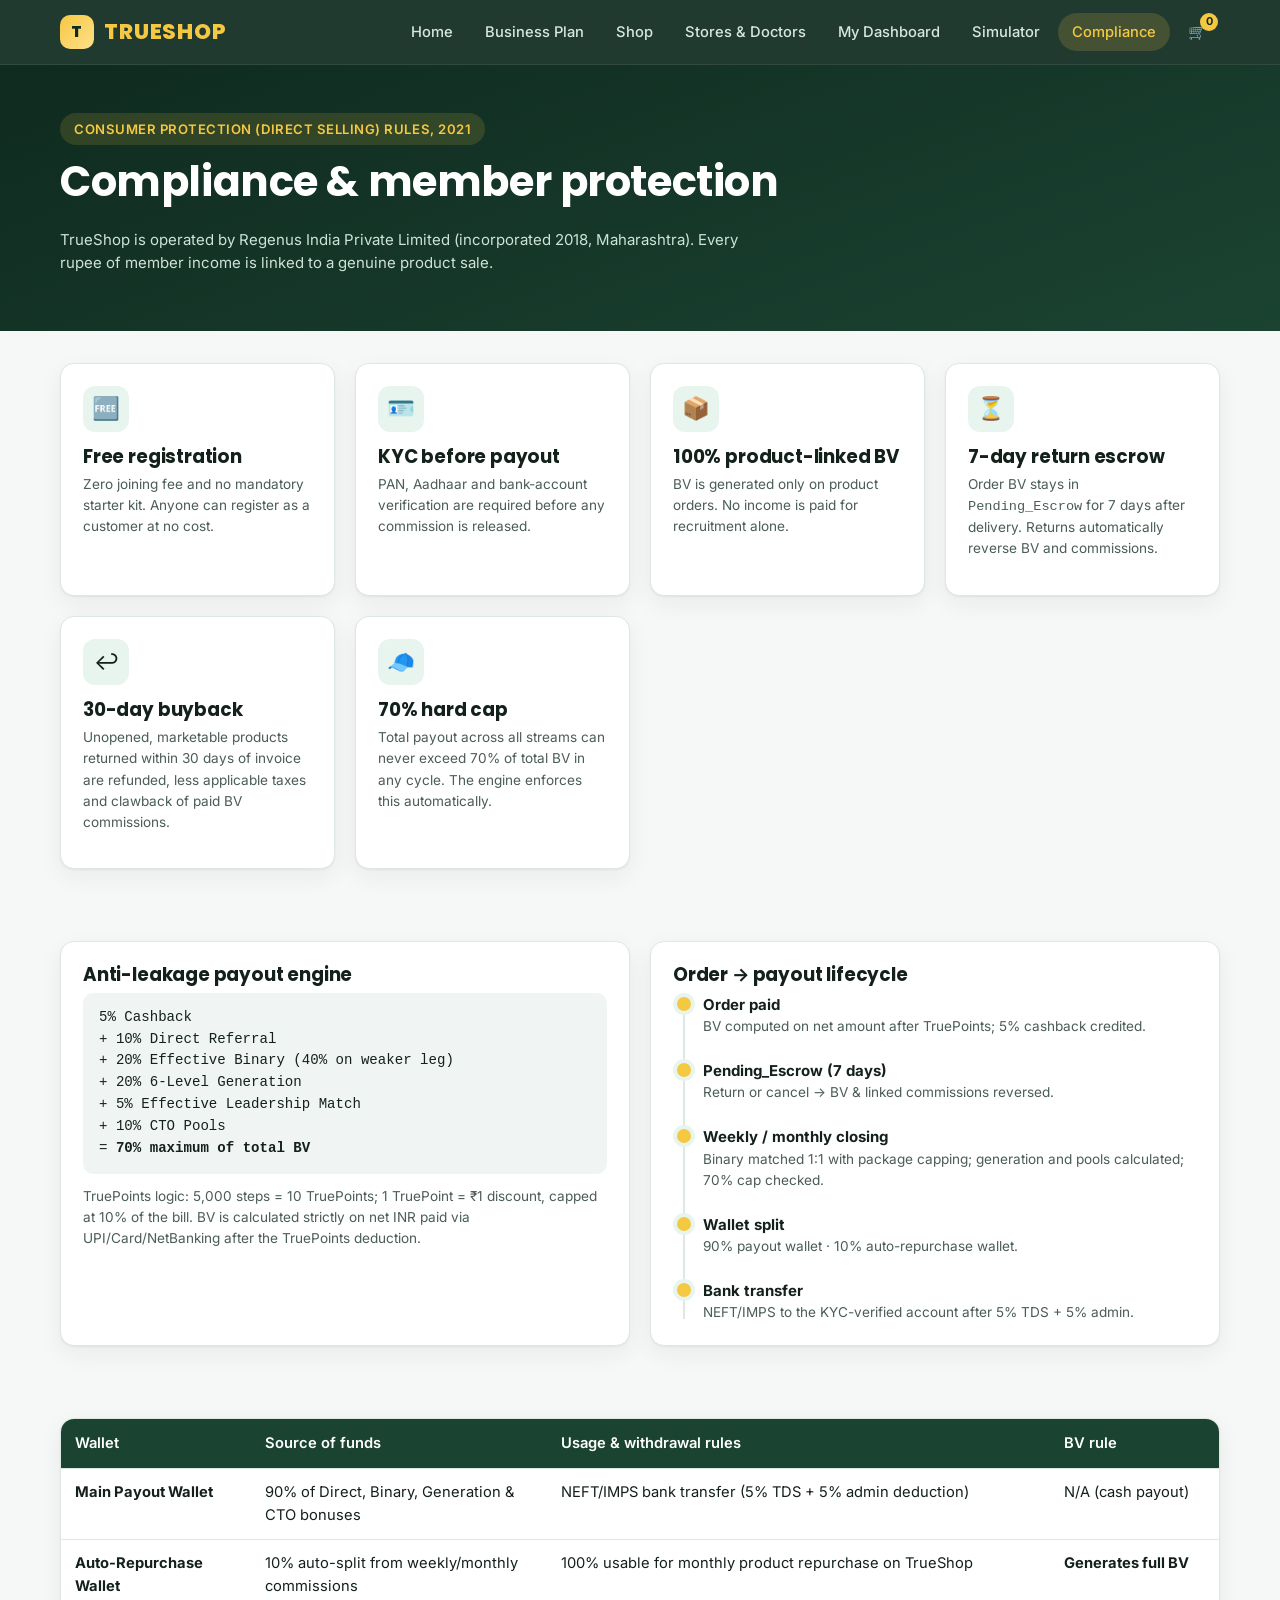
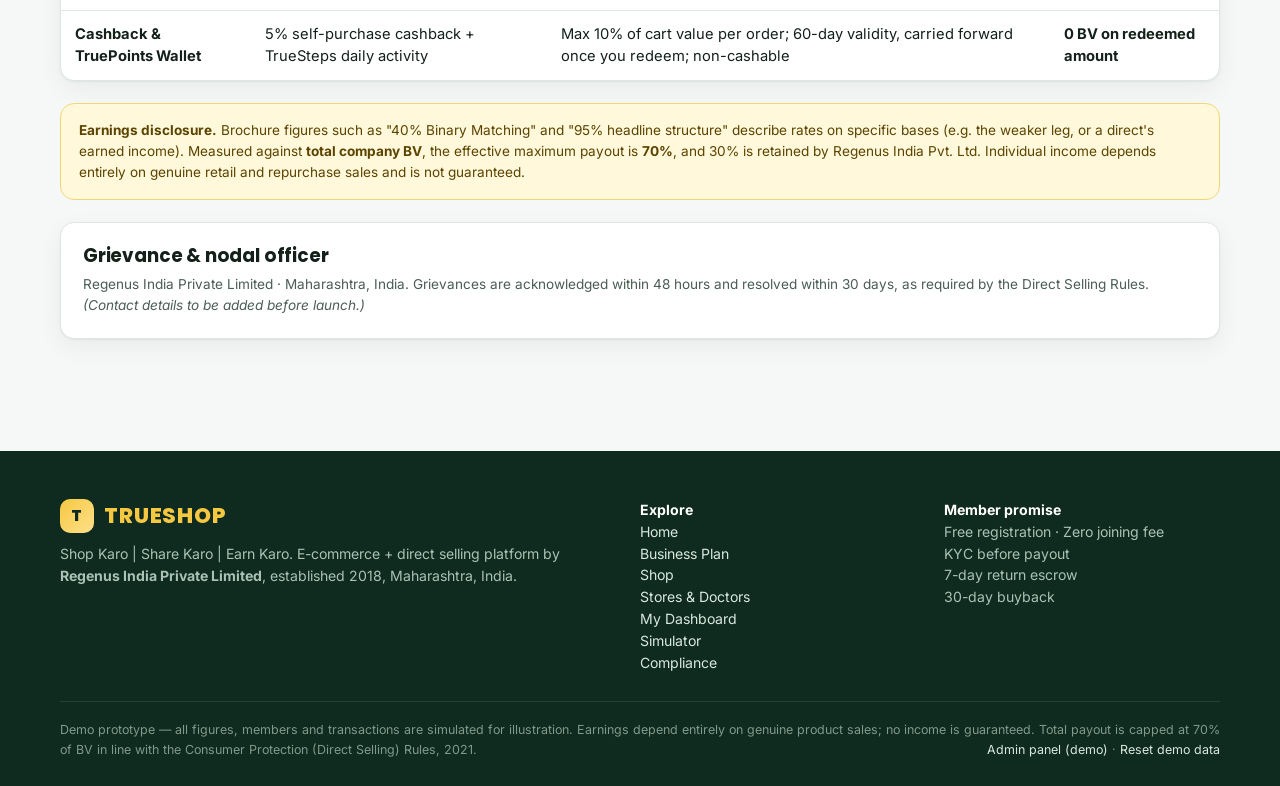
<file: compliance.html>
<!doctype html>
<html lang="en">
<head>
<meta charset="utf-8">
<meta name="viewport" content="width=device-width, initial-scale=1, viewport-fit=cover">
<title>TrueShop Compliance</title>
<link rel="preconnect" href="https://fonts.googleapis.com">
<link href="https://fonts.googleapis.com/css2?family=Inter:wght@400;500;600;700&family=Poppins:wght@600;700;800&display=swap" rel="stylesheet">
<link rel="stylesheet" href="assets/css/style.css">
<style>
  .timeline { position: relative; padding-left: 30px; }
  .timeline::before { content: ''; position: absolute; left: 10px; top: 4px; bottom: 4px; width: 2px; background: var(--line); }
  .timeline .t { position: relative; margin-bottom: 22px; }
  .timeline .t::before { content: ''; position: absolute; left: -26px; top: 4px; width: 14px; height: 14px; border-radius: 50%; background: var(--gold); box-shadow: 0 0 0 4px var(--green-100); }
  .formula { font-family: ui-monospace, SFMono-Regular, Menlo, monospace; background: var(--surface-2); padding: 14px 16px; border-radius: 10px; font-size: .88rem; overflow-x: auto; }
</style>
</head>
<body>

<div class="page-head"><div class="container">
  <div class="eyebrow">Consumer Protection (Direct Selling) Rules, 2021</div>
  <h1 style="font-size:clamp(1.8rem,4vw,2.6rem)">Compliance &amp; member protection</h1>
  <p>TrueShop is operated by Regenus India Private Limited (incorporated 2018, Maharashtra). Every rupee of member income is linked to a genuine product sale.</p>
</div></div>

<section class="block" style="padding-top:32px">
  <div class="container">
    <div class="grid grid-3">
      <div class="card card-hover reveal"><div class="icon-pill">🆓</div><h3>Free registration</h3><p class="muted small">Zero joining fee and no mandatory starter kit. Anyone can register as a customer at no cost.</p></div>
      <div class="card card-hover reveal"><div class="icon-pill">🪪</div><h3>KYC before payout</h3><p class="muted small">PAN, Aadhaar and bank-account verification are required before any commission is released.</p></div>
      <div class="card card-hover reveal"><div class="icon-pill">📦</div><h3>100% product-linked BV</h3><p class="muted small">BV is generated only on product orders. No income is paid for recruitment alone.</p></div>
      <div class="card card-hover reveal"><div class="icon-pill">⏳</div><h3>7-day return escrow</h3><p class="muted small">Order BV stays in <code>Pending_Escrow</code> for 7 days after delivery. Returns automatically reverse BV and commissions.</p></div>
      <div class="card card-hover reveal"><div class="icon-pill">↩️</div><h3>30-day buyback</h3><p class="muted small">Unopened, marketable products returned within 30 days of invoice are refunded, less applicable taxes and clawback of paid BV commissions.</p></div>
      <div class="card card-hover reveal"><div class="icon-pill">🧢</div><h3>70% hard cap</h3><p class="muted small">Total payout across all streams can never exceed 70% of total BV in any cycle. The engine enforces this automatically.</p></div>
    </div>
  </div>
</section>

<section class="block" style="padding-top:0">
  <div class="container grid grid-2">
    <div class="card reveal">
      <h3>Anti-leakage payout engine</h3>
      <div class="formula">5% Cashback<br>+ 10% Direct Referral<br>+ 20% Effective Binary (40% on weaker leg)<br>+ 20% 6-Level Generation<br>+ 5% Effective Leadership Match<br>+ 10% CTO Pools<br>= <b>70% maximum of total BV</b></div>
      <p class="small muted" style="margin-top:12px">TruePoints logic: 5,000 steps = 10 TruePoints; 1 TruePoint = ₹1 discount, capped at 10% of the bill. BV is calculated strictly on net INR paid via UPI/Card/NetBanking after the TruePoints deduction.</p>
    </div>
    <div class="card reveal">
      <h3>Order → payout lifecycle</h3>
      <div class="timeline">
        <div class="t"><b>Order paid</b><div class="small muted">BV computed on net amount after TruePoints; 5% cashback credited.</div></div>
        <div class="t"><b>Pending_Escrow (7 days)</b><div class="small muted">Return or cancel → BV &amp; linked commissions reversed.</div></div>
        <div class="t"><b>Weekly / monthly closing</b><div class="small muted">Binary matched 1:1 with package capping; generation and pools calculated; 70% cap checked.</div></div>
        <div class="t"><b>Wallet split</b><div class="small muted">90% payout wallet · 10% auto-repurchase wallet.</div></div>
        <div class="t" style="margin:0"><b>Bank transfer</b><div class="small muted">NEFT/IMPS to the KYC-verified account after 5% TDS + 5% admin.</div></div>
      </div>
    </div>
  </div>
</section>

<section class="block" style="padding-top:0">
  <div class="container">
    <div class="table-wrap reveal"><table>
      <thead><tr><th>Wallet</th><th>Source of funds</th><th>Usage &amp; withdrawal rules</th><th>BV rule</th></tr></thead>
      <tbody>
        <tr><td><b>Main Payout Wallet</b></td><td>90% of Direct, Binary, Generation &amp; CTO bonuses</td><td>NEFT/IMPS bank transfer (5% TDS + 5% admin deduction)</td><td>N/A (cash payout)</td></tr>
        <tr><td><b>Auto-Repurchase Wallet</b></td><td>10% auto-split from weekly/monthly commissions</td><td>100% usable for monthly product repurchase on TrueShop</td><td><b>Generates full BV</b></td></tr>
        <tr><td><b>Cashback &amp; TruePoints Wallet</b></td><td>5% self-purchase cashback + TrueSteps daily activity</td><td>Max 10% of cart value per order; 60-day validity, carried forward once you redeem; non-cashable</td><td><b>0 BV on redeemed amount</b></td></tr>
      </tbody></table></div>

    <div class="disclaimer reveal" style="margin-top:22px">
      <b>Earnings disclosure.</b> Brochure figures such as "40% Binary Matching" and "95% headline structure" describe rates on specific bases (e.g. the weaker leg, or a direct's earned income). Measured against <b>total company BV</b>, the effective maximum payout is <b>70%</b>, and 30% is retained by Regenus India Pvt. Ltd. Individual income depends entirely on genuine retail and repurchase sales and is not guaranteed.
    </div>

    <div class="card reveal" style="margin-top:22px">
      <h3>Grievance &amp; nodal officer</h3>
      <p class="muted small" style="margin:0">Regenus India Private Limited · Maharashtra, India. Grievances are acknowledged within 48 hours and resolved within 30 days, as required by the Direct Selling Rules. <i>(Contact details to be added before launch.)</i></p>
    </div>
  </div>
</section>

<script src="assets/js/plan.js"></script>
<script src="assets/js/app.js"></script>
</body>
</html>
</file>
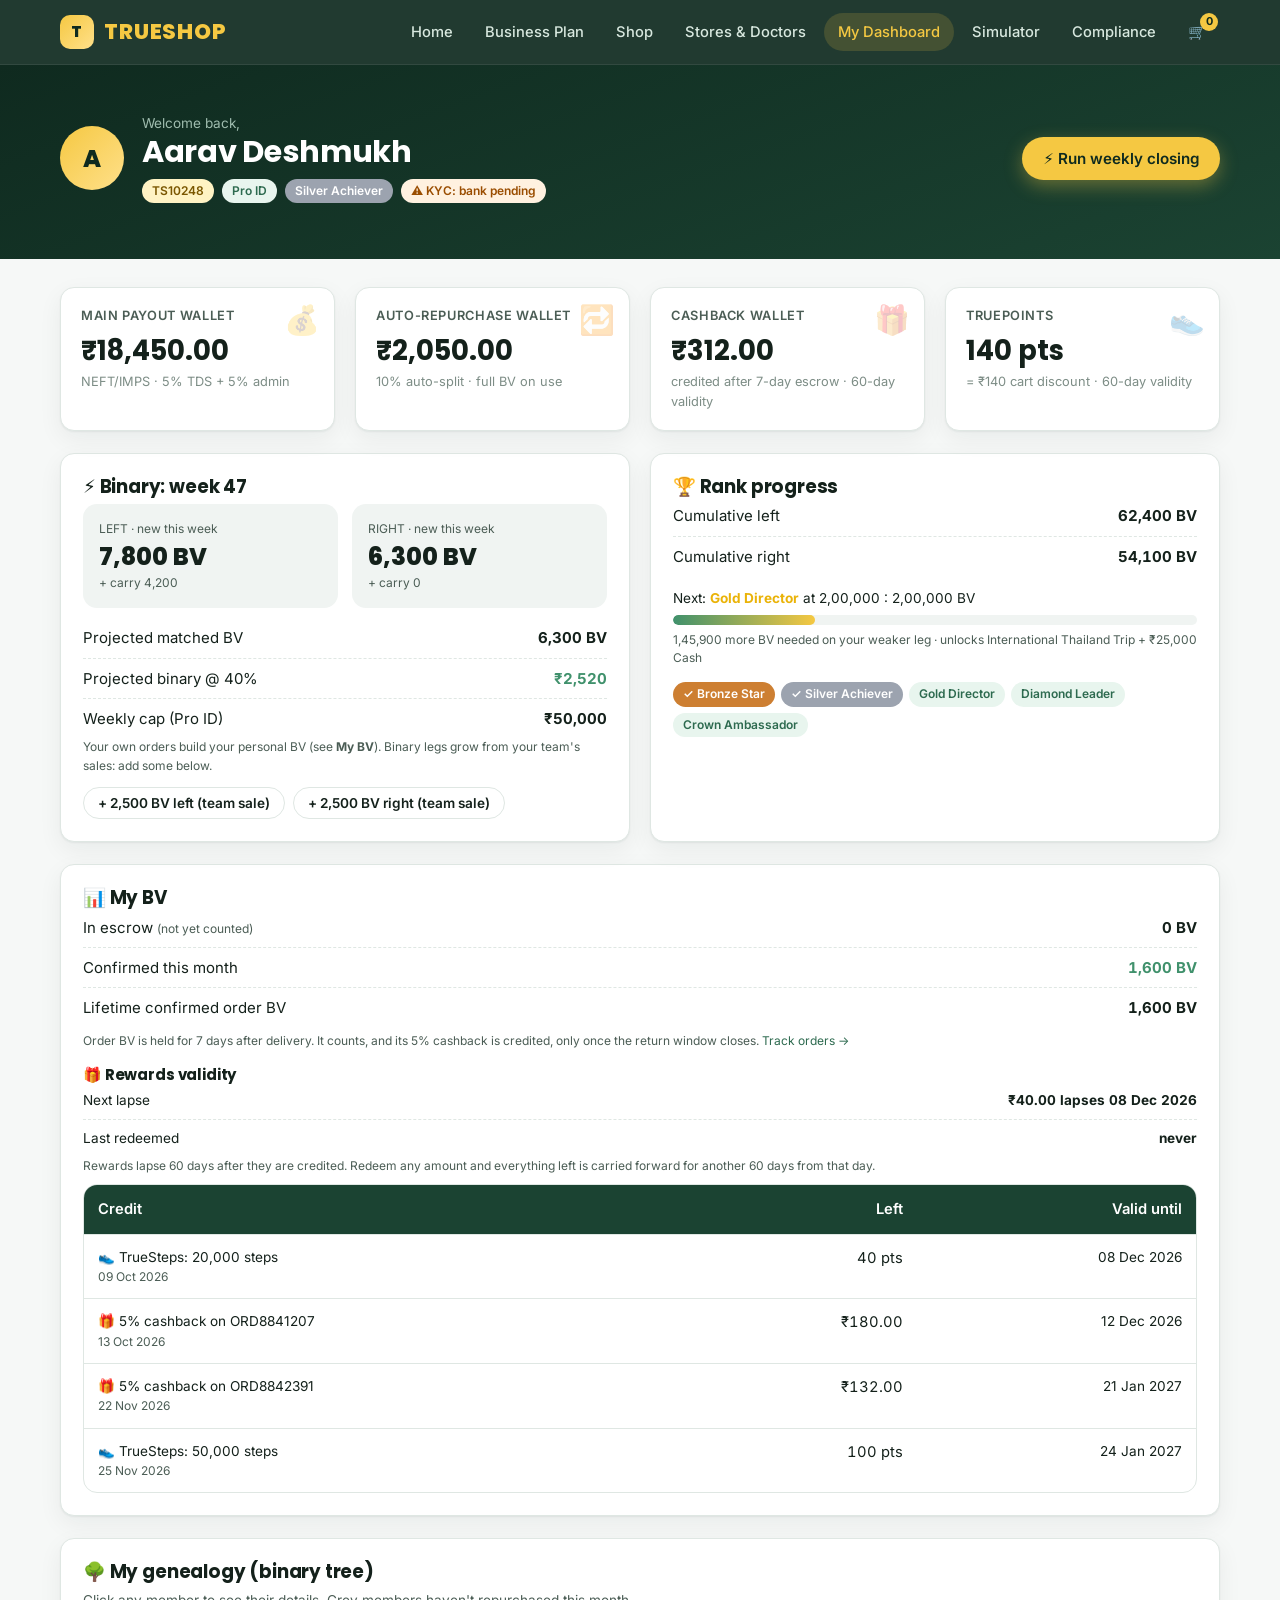
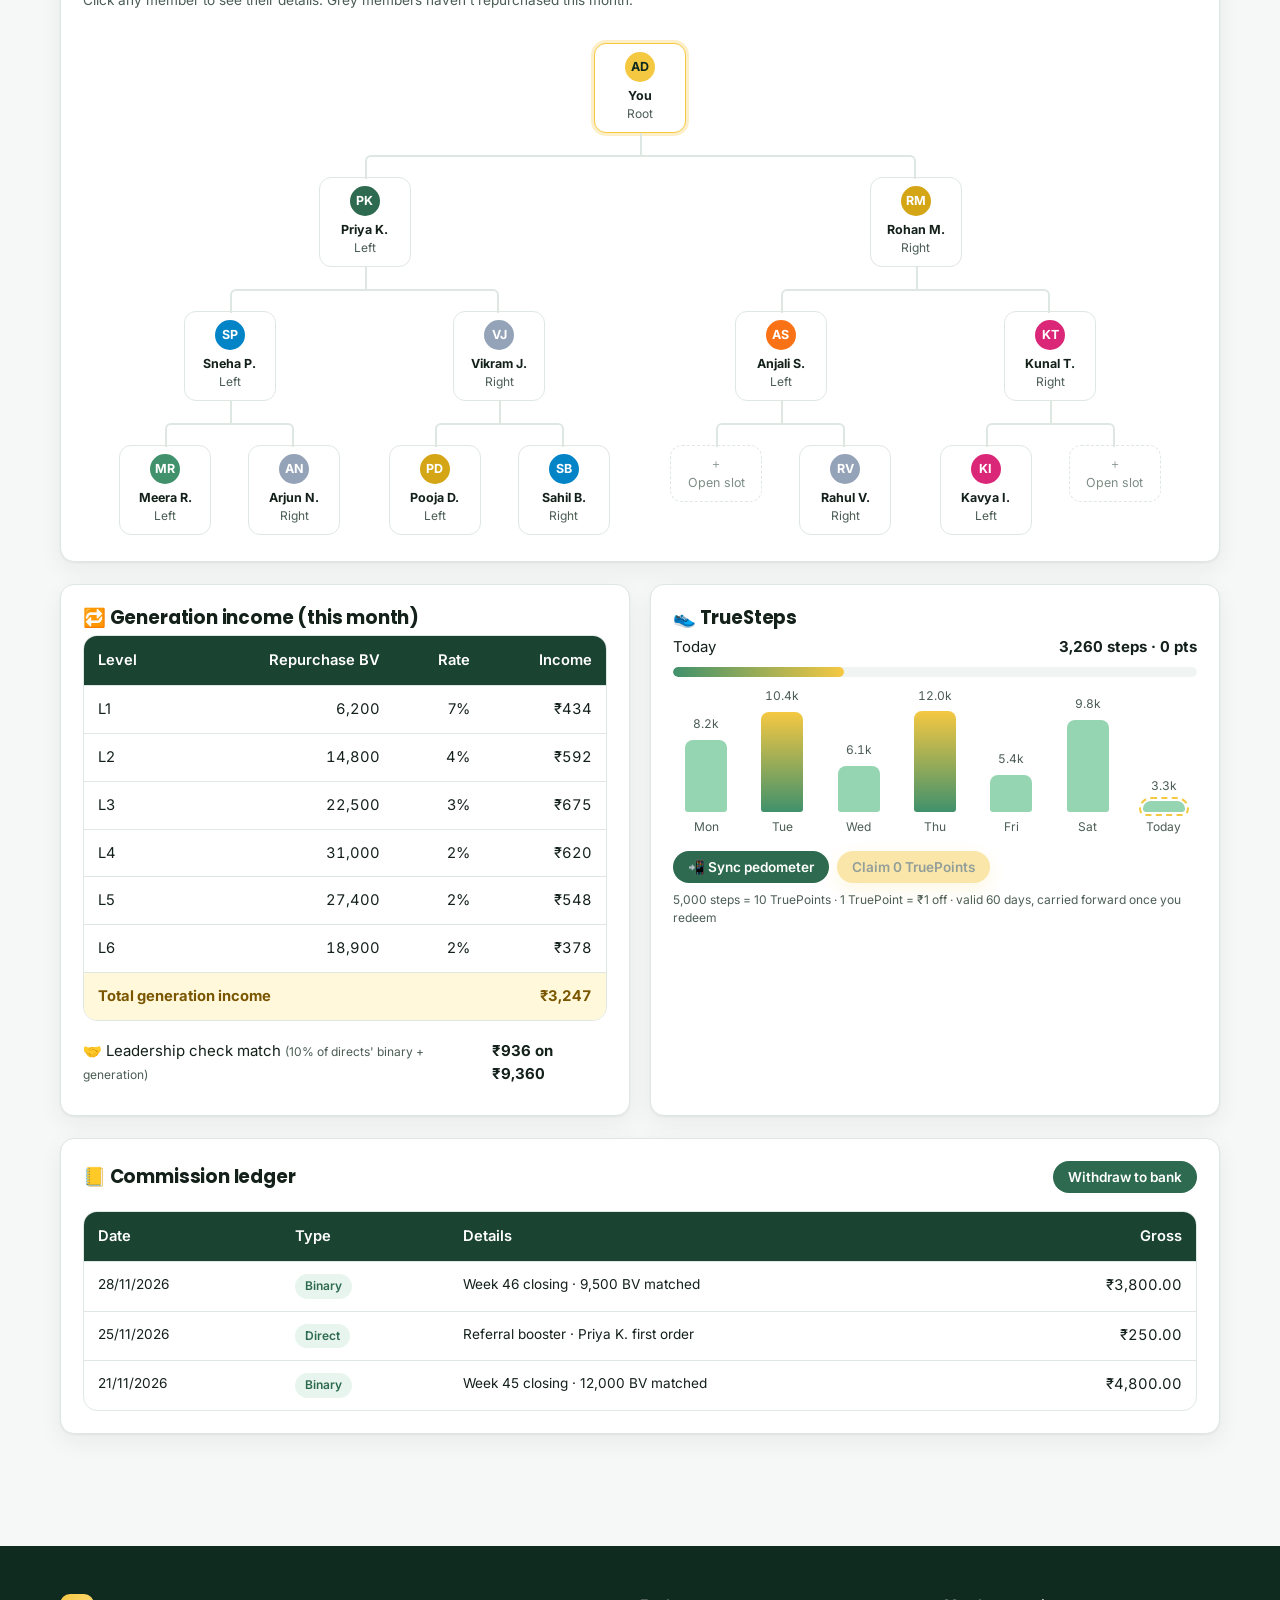
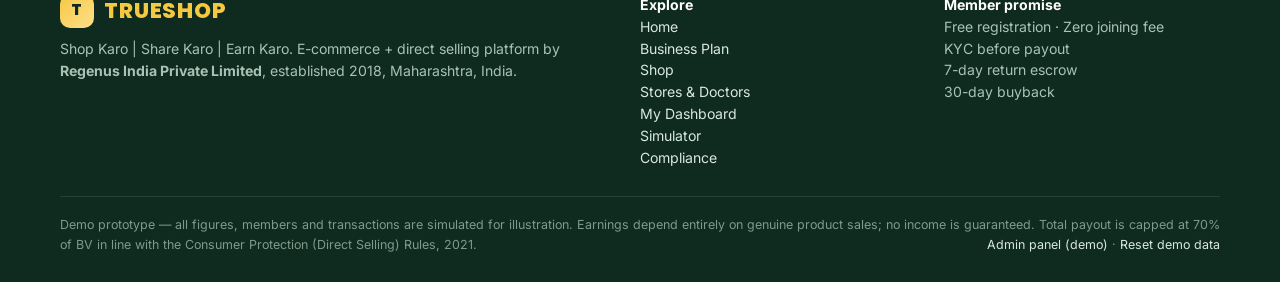
<file: dashboard.html>
<!doctype html>
<html lang="en">
<head>
<meta charset="utf-8">
<meta name="viewport" content="width=device-width, initial-scale=1, viewport-fit=cover">
<title>TrueShop Member Dashboard</title>
<link rel="preconnect" href="https://fonts.googleapis.com">
<link href="https://fonts.googleapis.com/css2?family=Inter:wght@400;500;600;700&family=Poppins:wght@600;700;800&display=swap" rel="stylesheet">
<link rel="stylesheet" href="assets/css/style.css">
<style>
  .dash-head { display: flex; gap: 18px; align-items: center; flex-wrap: wrap; }
  .avatar { width: 64px; height: 64px; border-radius: 50%; background: linear-gradient(135deg, var(--gold), #ffe08a); color: var(--green-900); display: grid; place-items: center; font: 800 1.5rem var(--display); }
  .wallets .card { position: relative; overflow: hidden; }
  .wallets .card::after { content: attr(data-ico); position: absolute; right: 14px; top: 10px; font-size: 1.8rem; opacity: .25; }
  .legs { display: grid; grid-template-columns: 1fr 1fr; gap: 14px; }
  .legbox { padding: 16px; border-radius: 14px; background: var(--surface-2); }
  .legbox .v { font: 800 1.5rem var(--display); font-variant-numeric: tabular-nums; }
  /* steps chart */
  .steps-chart { display: flex; gap: 10px; align-items: flex-end; height: 150px; margin-top: 10px; }
  .steps-chart .col { flex: 1; display: flex; flex-direction: column; align-items: center; gap: 6px; height: 100%; justify-content: flex-end; }
  .steps-chart .b { width: 100%; max-width: 42px; border-radius: 8px 8px 3px 3px; background: var(--green-300); transition: height .8s cubic-bezier(.2,.8,.2,1); position: relative; }
  .steps-chart .b.goal { background: linear-gradient(180deg, var(--gold), var(--green-500)); }
  .steps-chart .b.today { outline: 2px dashed var(--gold); outline-offset: 2px; }
  .steps-chart .goal-line { position: absolute; left: 0; right: 0; border-top: 2px dashed var(--ink-3); opacity: .5; }
  .confetti { position: fixed; top: -10px; width: 9px; height: 14px; z-index: 400; animation: fall linear forwards; }
  @keyframes fall { to { transform: translateY(105vh) rotate(720deg); } }
  .closing-anim { animation: pulse 1s ease-in-out 2; }
  @keyframes pulse { 50% { box-shadow: 0 0 0 8px rgba(245,200,66,.35); } }
</style>
</head>
<body>

<div class="page-head"><div class="container dash-head">
  <div class="avatar" id="avatar">A</div>
  <div style="flex:1;min-width:220px">
    <div class="small" style="color:#9fbcae">Welcome back,</div>
    <h1 style="font-size:1.9rem;margin:0" id="mName"></h1>
    <div style="display:flex;gap:8px;flex-wrap:wrap;margin-top:8px" id="mChips"></div>
  </div>
  <button class="btn btn-gold" id="closeWeek">⚡ Run weekly closing</button>
</div></div>

<section class="block" style="padding-top:28px">
  <div class="container">
    <div class="grid grid-4 wallets" id="wallets"></div>

    <div class="grid grid-2" style="margin-top:22px">
      <div class="card" id="binaryCard">
        <h3>⚡ Binary: week <span id="wk"></span></h3>
        <div class="legs">
          <div class="legbox"><div class="tiny muted">LEFT · new this week</div><div class="v" id="pl"></div><div class="tiny muted">+ carry <span id="cl"></span></div></div>
          <div class="legbox"><div class="tiny muted">RIGHT · new this week</div><div class="v" id="pr"></div><div class="tiny muted">+ carry <span id="cr"></span></div></div>
        </div>
        <div class="row" style="margin-top:10px"><span>Projected matched BV</span><b id="pm"></b></div>
        <div class="row"><span>Projected binary @ 40%</span><b id="pb" style="color:var(--green-500)"></b></div>
        <div class="row"><span>Weekly cap (<span id="pkgName"></span>)</span><b id="pc"></b></div>
        <div class="tiny muted" id="teamTip">Your own orders build your personal BV (see <b>My BV</b>). Binary legs grow from your team's sales: add some below.</div>
        <div style="display:flex;gap:8px;margin-top:12px;flex-wrap:wrap">
          <button class="btn btn-ghost btn-sm" data-add="L">+ 2,500 BV left (team sale)</button>
          <button class="btn btn-ghost btn-sm" data-add="R">+ 2,500 BV right (team sale)</button>
        </div>
      </div>

      <div class="card">
        <h3>🏆 Rank progress</h3>
        <div id="rankBox"></div>
      </div>
    </div>

    <div class="card" style="margin-top:22px">
      <h3>📊 My BV</h3>
      <div id="bvBox"></div>
    </div>

    <div class="card" style="margin-top:22px">
      <h3>🌳 My genealogy (binary tree)</h3>
      <p class="small muted" style="margin:0">Click any member to see their details. Grey members haven't repurchased this month.</p>
      <div class="tree-wrap"><ul class="tree" id="tree"></ul></div>
    </div>

    <div class="grid grid-2" style="margin-top:22px">
      <div class="card">
        <h3>🔁 Generation income (this month)</h3>
        <div class="table-wrap" style="box-shadow:none"><table><thead><tr><th>Level</th><th class="r">Repurchase BV</th><th class="r">Rate</th><th class="r">Income</th></tr></thead><tbody id="gen"></tbody></table></div>
        <div class="row" style="margin-top:10px"><span>🤝 Leadership check match <span class="tiny muted">(10% of directs' binary + generation)</span></span><b id="lead"></b></div>
      </div>

      <div class="card" id="steps">
        <h3>👟 TrueSteps</h3>
        <div class="row" style="padding-top:0"><span>Today</span><b id="stToday"></b></div>
        <div class="bar"><i id="stBar" style="width:0"></i></div>
        <div class="steps-chart" id="stChart"></div>
        <div style="display:flex;gap:8px;margin-top:14px;flex-wrap:wrap">
          <button class="btn btn-green btn-sm" id="syncSteps">📲 Sync pedometer</button>
          <button class="btn btn-gold btn-sm" id="claimSteps">Claim TruePoints</button>
        </div>
        <p class="tiny muted" style="margin:8px 0 0">5,000 steps = 10 TruePoints · 1 TruePoint = ₹1 off · valid 60 days, carried forward once you redeem</p>
      </div>
    </div>

    <div class="card" style="margin-top:22px">
      <div class="row" style="padding-top:0"><h3 style="margin:0">📒 Commission ledger</h3><button class="btn btn-green btn-sm" id="withdraw">Withdraw to bank</button></div>
      <div class="table-wrap" style="box-shadow:none;margin-top:10px"><table><thead><tr><th>Date</th><th>Type</th><th>Details</th><th class="r">Gross</th></tr></thead><tbody id="ledger"></tbody></table></div>
    </div>
  </div>
</section>

<script src="assets/js/plan.js"></script>
<script src="assets/js/app.js"></script>
<script src="assets/js/products.js"></script>
<script src="assets/js/admin-data.js"></script>
<script src="assets/js/dashboard.js"></script>
</body>
</html>
</file>
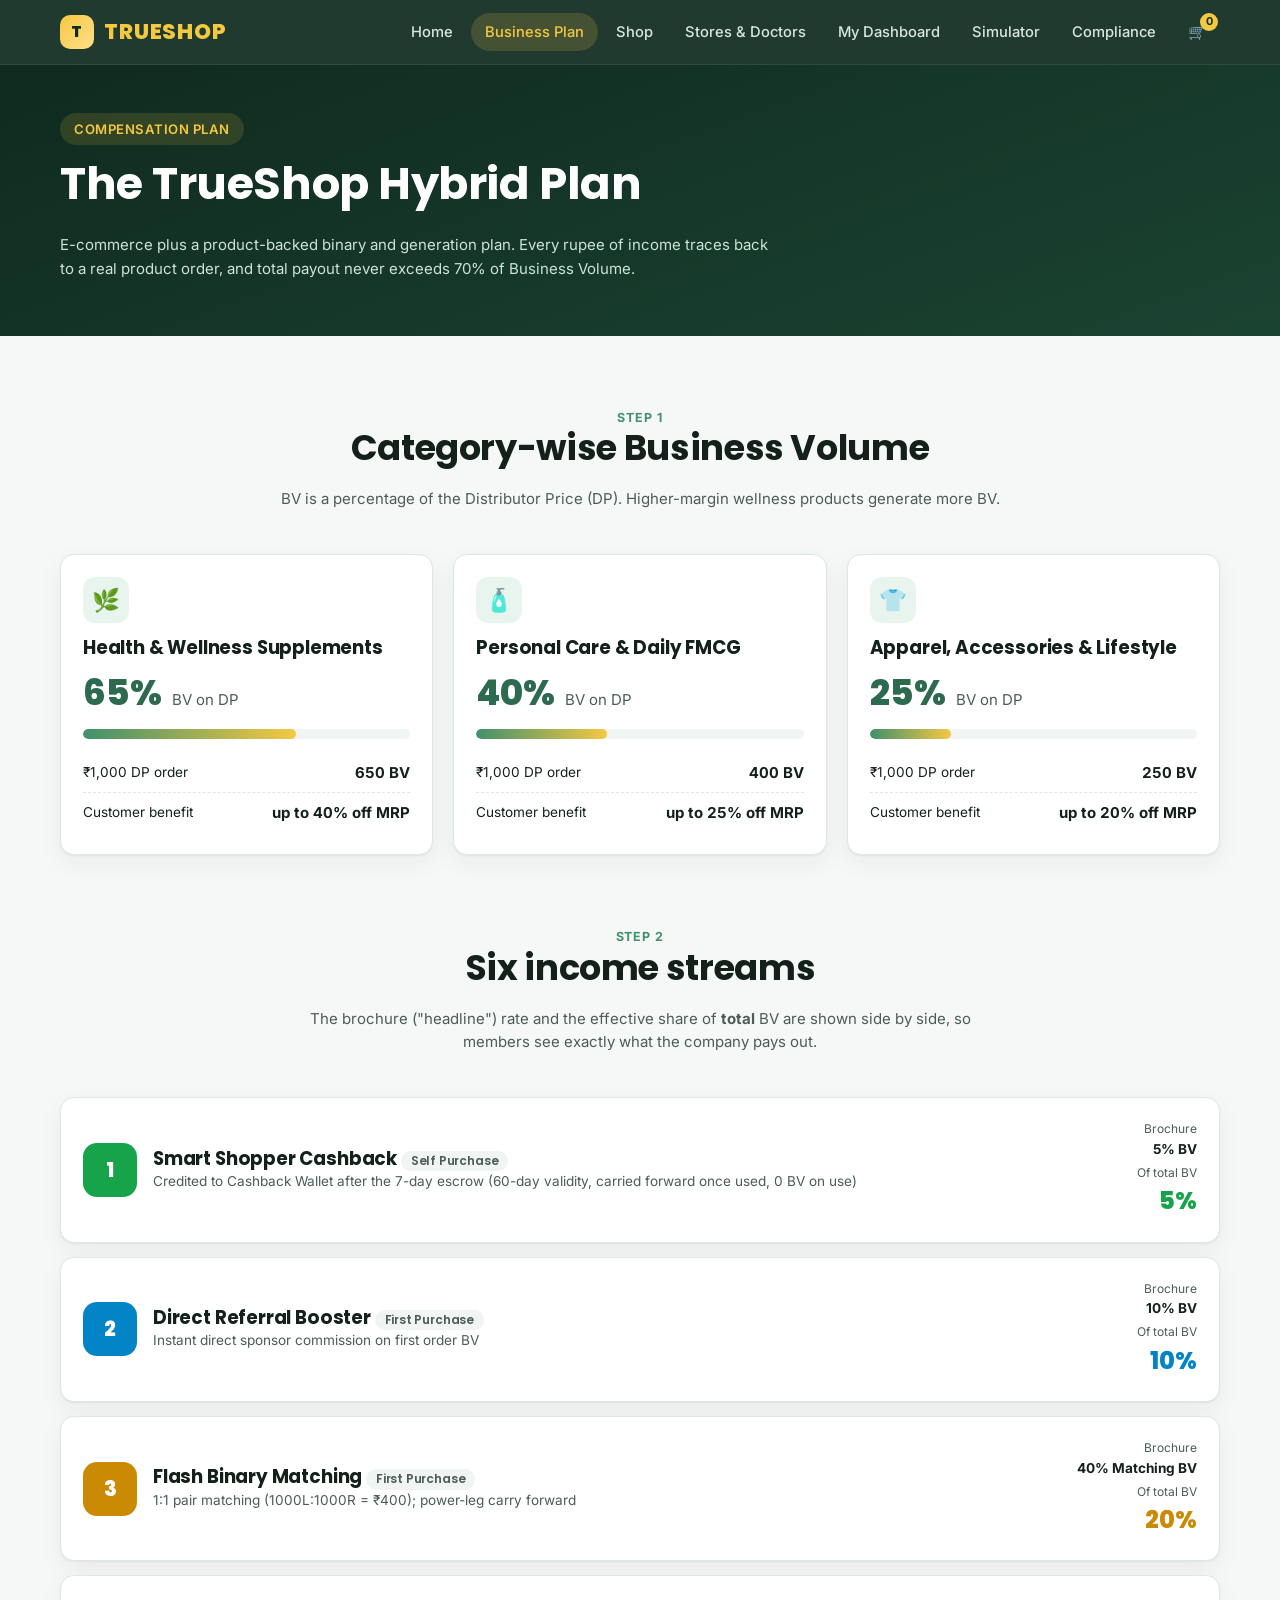
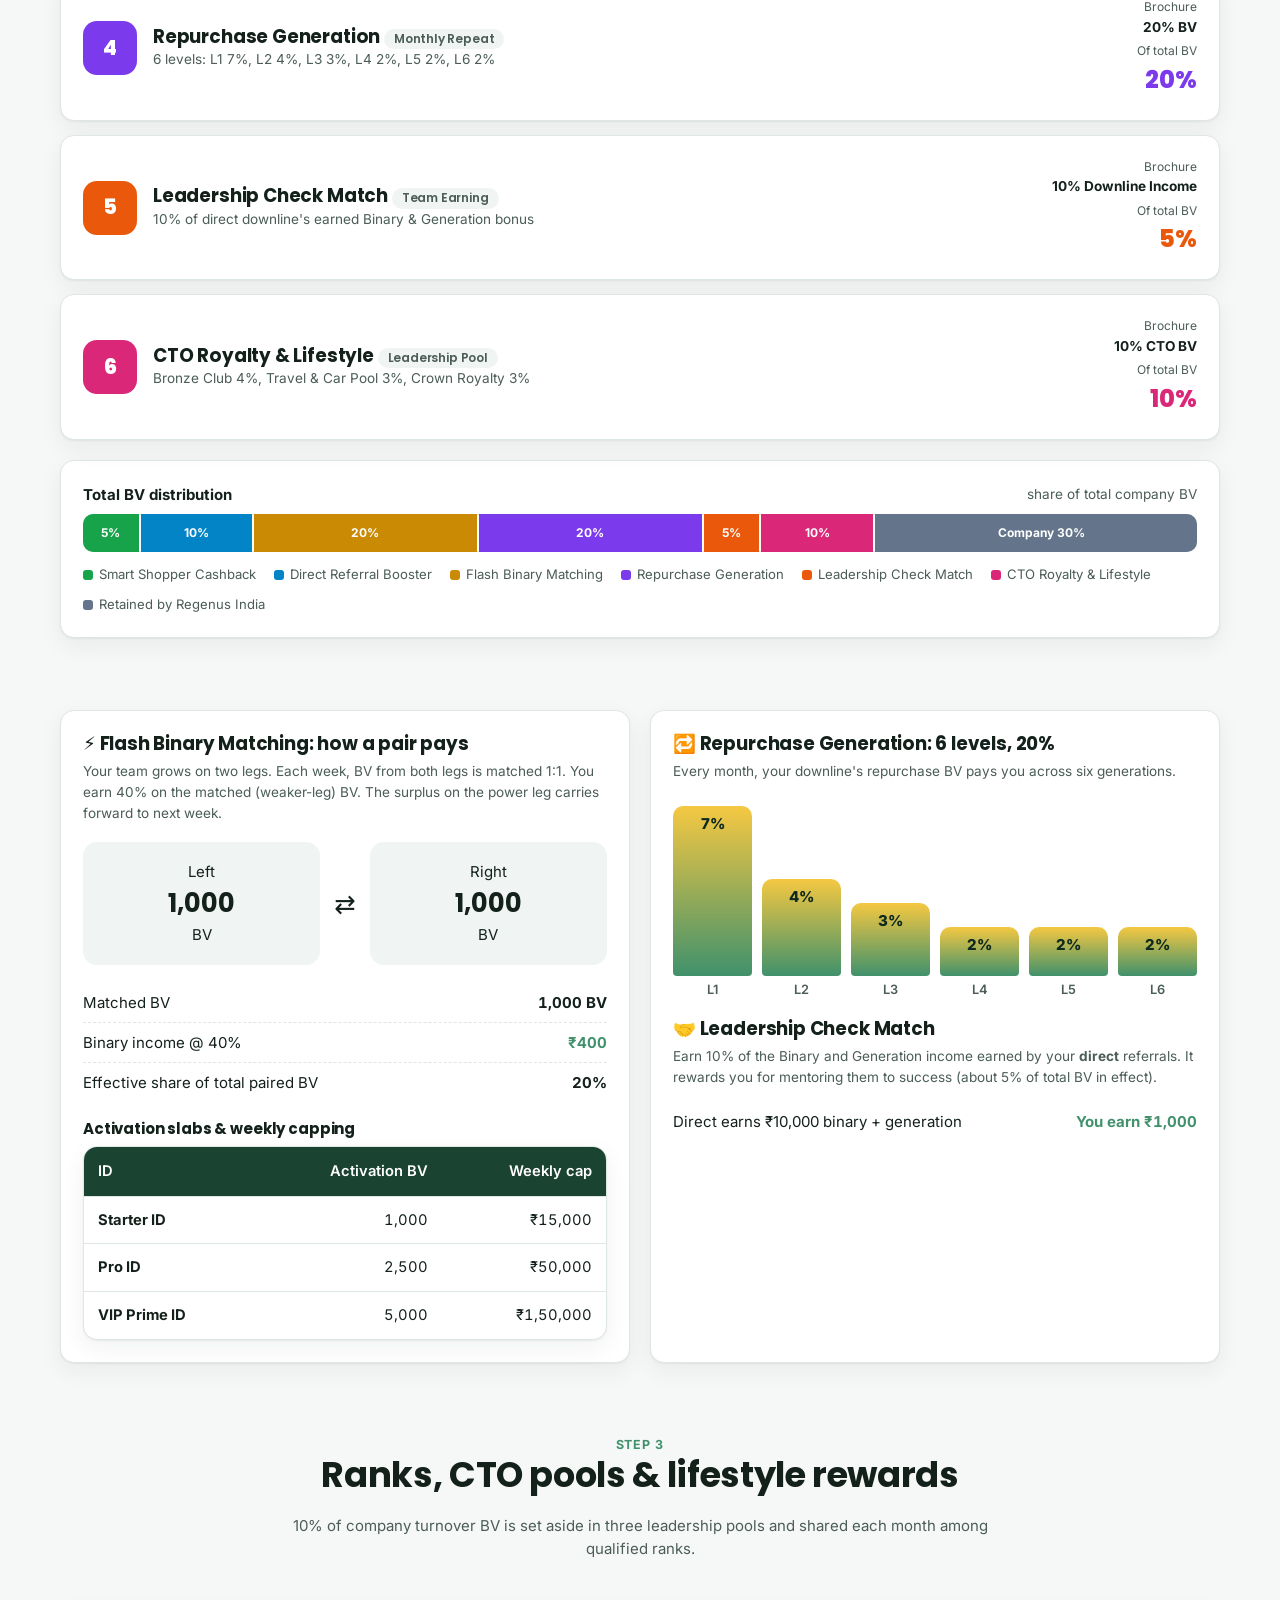
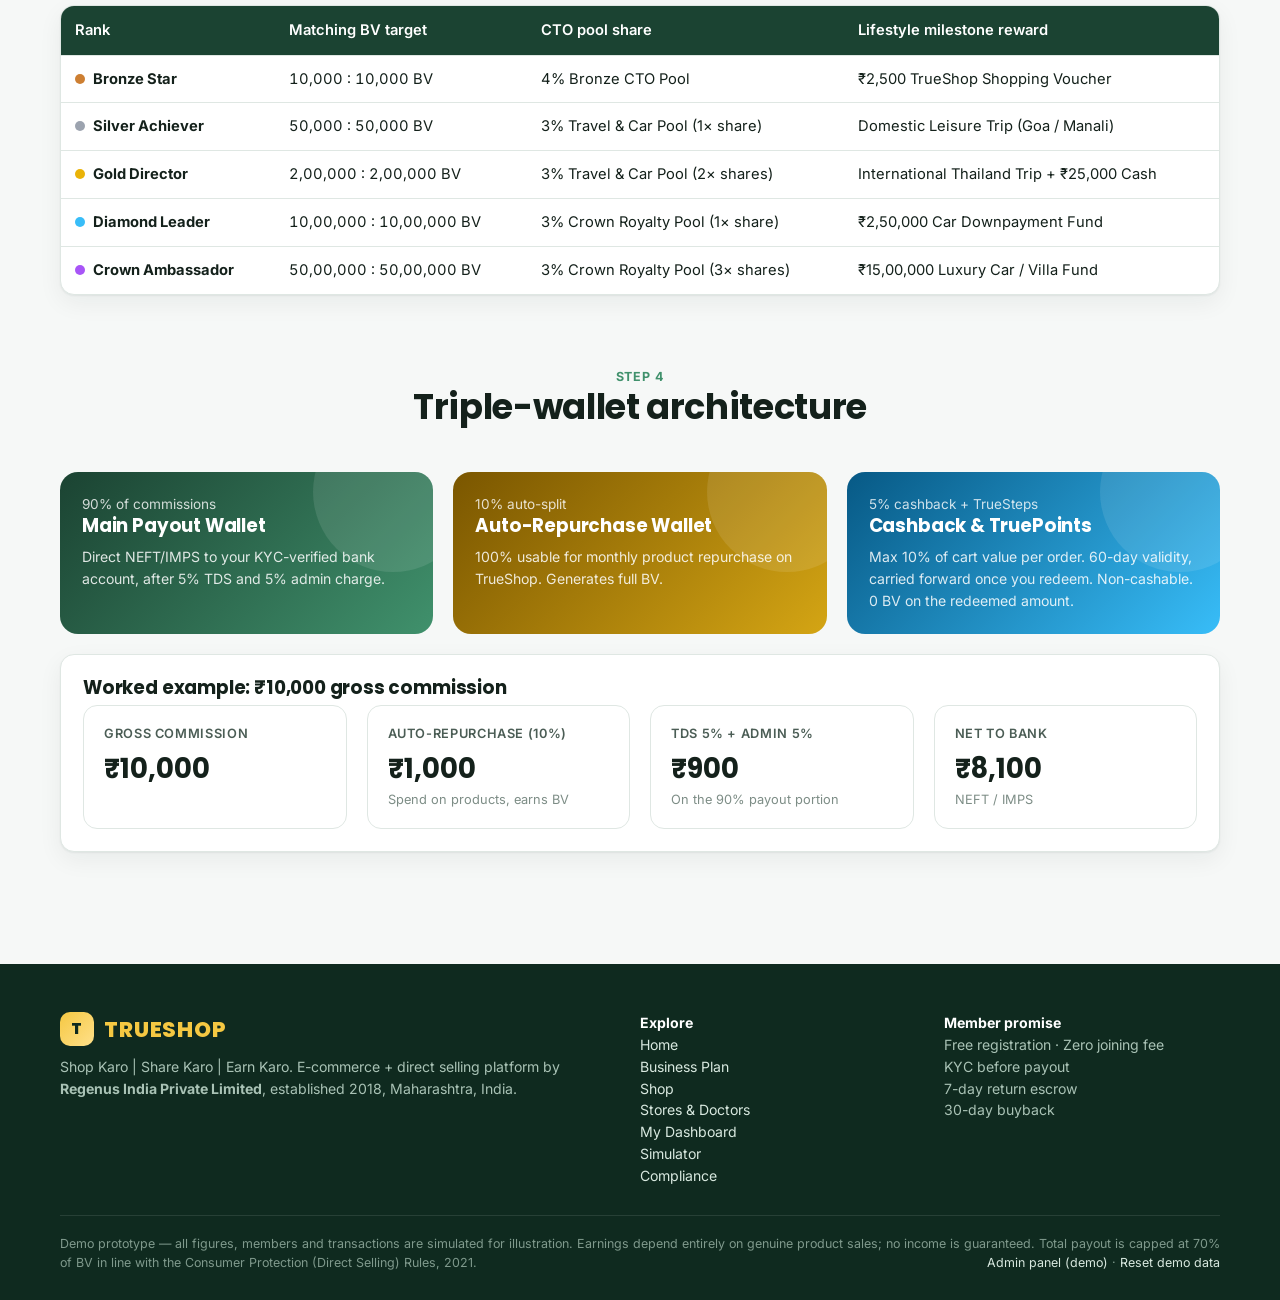
<file: plan.html>
<!doctype html>
<html lang="en">
<head>
<meta charset="utf-8">
<meta name="viewport" content="width=device-width, initial-scale=1, viewport-fit=cover">
<title>TrueShop Business Plan</title>
<link rel="preconnect" href="https://fonts.googleapis.com">
<link href="https://fonts.googleapis.com/css2?family=Inter:wght@400;500;600;700&family=Poppins:wght@600;700;800&display=swap" rel="stylesheet">
<link rel="stylesheet" href="assets/css/style.css">
<style>
  .stream { display: grid; grid-template-columns: 54px 1fr auto; gap: 16px; align-items: center; }
  .stream .n { width: 54px; height: 54px; border-radius: 14px; display: grid; place-items: center; font-family: var(--display); font-weight: 800; font-size: 1.3rem; color: #fff; }
  .stream .pcts { text-align: right; }
  .stream .pcts .a { font-family: var(--display); font-size: 1.5rem; font-weight: 800; }
  .gen-ladder { display: flex; align-items: flex-end; gap: 10px; height: 180px; padding-top: 10px; }
  .gen-ladder div { flex: 1; border-radius: 10px 10px 4px 4px; background: linear-gradient(180deg, var(--gold), var(--green-500)); position: relative; display: flex; align-items: flex-start; justify-content: center; color: var(--green-900); font-weight: 800; padding-top: 6px; transform-origin: bottom; animation: grow .9s cubic-bezier(.2,.8,.2,1) both; }
  .gen-ladder div span { position: absolute; bottom: -24px; color: var(--ink-2); font-weight: 600; font-size: .8rem; }
  @keyframes grow { from { transform: scaleY(0) } }
  .pair-demo { display: grid; grid-template-columns: 1fr auto 1fr; gap: 14px; align-items: center; text-align: center; }
  .leg { padding: 18px; border-radius: 14px; background: var(--surface-2); }
  .leg b { display: block; font-family: var(--display); font-size: 1.6rem; }
  .wallet-card { border-radius: 18px; padding: 22px; color: #fff; position: relative; overflow: hidden; }
  .wallet-card::after { content: ''; position: absolute; width: 160px; height: 160px; border-radius: 50%; right: -40px; top: -60px; background: rgba(255,255,255,.1); }
  .wallet-card h3 { color: #fff; }
  .wallet-card p { color: rgba(255,255,255,.85); font-size: .88rem; margin: 0; }
</style>
</head>
<body>

<div class="page-head"><div class="container">
  <div class="eyebrow">Compensation Plan</div>
  <h1 style="font-size:clamp(1.8rem,4vw,2.8rem)">The TrueShop Hybrid Plan</h1>
  <p>E-commerce plus a product-backed binary and generation plan. Every rupee of income traces back to a real product order, and total payout never exceeds 70% of Business Volume.</p>
</div></div>

<section class="block">
  <div class="container">
    <div class="section-head reveal"><div class="kicker">Step 1</div><h2>Category-wise Business Volume</h2><p class="muted">BV is a percentage of the Distributor Price (DP). Higher-margin wellness products generate more BV.</p></div>
    <div class="grid grid-3" id="cats"></div>
  </div>
</section>

<section class="block" style="padding-top:0">
  <div class="container">
    <div class="section-head reveal"><div class="kicker">Step 2</div><h2>Six income streams</h2><p class="muted">The brochure ("headline") rate and the effective share of <b>total</b> BV are shown side by side, so members see exactly what the company pays out.</p></div>
    <div class="grid" id="streams" style="gap:14px"></div>
    <div class="card reveal" style="margin-top:20px">
      <div class="row" style="padding-top:0"><b>Total BV distribution</b><span class="small muted">share of total company BV</span></div>
      <div class="stack" id="stack"></div>
      <div class="legend" id="legend"></div>
    </div>
  </div>
</section>

<section class="block" style="padding-top:0">
  <div class="container grid grid-2">
    <div class="card reveal">
      <h3>⚡ Flash Binary Matching: how a pair pays</h3>
      <p class="muted small">Your team grows on two legs. Each week, BV from both legs is matched 1:1. You earn 40% on the matched (weaker-leg) BV. The surplus on the power leg carries forward to next week.</p>
      <div class="pair-demo" style="margin:18px 0">
        <div class="leg">Left<b>1,000</b>BV</div><div style="font-size:1.6rem">⇄</div><div class="leg">Right<b>1,000</b>BV</div>
      </div>
      <div class="row"><span>Matched BV</span><b>1,000 BV</b></div>
      <div class="row"><span>Binary income @ 40%</span><b style="color:var(--green-500)">₹400</b></div>
      <div class="row"><span>Effective share of total paired BV</span><b>20%</b></div>
      <h4 style="margin-top:18px">Activation slabs &amp; weekly capping</h4>
      <div class="table-wrap"><table><thead><tr><th>ID</th><th class="r">Activation BV</th><th class="r">Weekly cap</th></tr></thead><tbody id="pkgs"></tbody></table></div>
    </div>
    <div class="card reveal">
      <h3>🔁 Repurchase Generation: 6 levels, 20%</h3>
      <p class="muted small">Every month, your downline's repurchase BV pays you across six generations.</p>
      <div class="gen-ladder" id="ladder"></div>
      <div style="height:30px"></div>
      <h3 style="margin-top:12px">🤝 Leadership Check Match</h3>
      <p class="muted small">Earn 10% of the Binary and Generation income earned by your <b>direct</b> referrals. It rewards you for mentoring them to success (about 5% of total BV in effect).</p>
      <div class="row"><span>Direct earns ₹10,000 binary + generation</span><b style="color:var(--green-500)">You earn ₹1,000</b></div>
    </div>
  </div>
</section>

<section class="block" style="padding-top:0">
  <div class="container">
    <div class="section-head reveal"><div class="kicker">Step 3</div><h2>Ranks, CTO pools &amp; lifestyle rewards</h2><p class="muted">10% of company turnover BV is set aside in three leadership pools and shared each month among qualified ranks.</p></div>
    <div class="table-wrap reveal"><table><thead><tr><th>Rank</th><th>Matching BV target</th><th>CTO pool share</th><th>Lifestyle milestone reward</th></tr></thead><tbody id="ranks"></tbody></table></div>
  </div>
</section>

<section class="block" style="padding-top:0">
  <div class="container">
    <div class="section-head reveal"><div class="kicker">Step 4</div><h2>Triple-wallet architecture</h2></div>
    <div class="grid grid-3">
      <div class="wallet-card reveal" style="background:linear-gradient(135deg,#1b4332,#40916c)"><div class="small" style="opacity:.8">90% of commissions</div><h3>Main Payout Wallet</h3><p>Direct NEFT/IMPS to your KYC-verified bank account, after 5% TDS and 5% admin charge.</p></div>
      <div class="wallet-card reveal" style="background:linear-gradient(135deg,#7a5600,#d4a514)"><div class="small" style="opacity:.8">10% auto-split</div><h3>Auto-Repurchase Wallet</h3><p>100% usable for monthly product repurchase on TrueShop. Generates full BV.</p></div>
      <div class="wallet-card reveal" style="background:linear-gradient(135deg,#075985,#38bdf8)"><div class="small" style="opacity:.8">5% cashback + TrueSteps</div><h3>Cashback &amp; TruePoints</h3><p>Max 10% of cart value per order. 60-day validity, carried forward once you redeem. Non-cashable. 0 BV on the redeemed amount.</p></div>
    </div>
    <div class="card reveal" style="margin-top:20px">
      <h3>Worked example: ₹10,000 gross commission</h3>
      <div class="grid grid-4" id="split"></div>
    </div>
  </div>
</section>

<script src="assets/js/plan.js"></script>
<script src="assets/js/app.js"></script>
<script>
(function () {
  const P = TrueShopPlan;
  const COLORS = P.STREAM_COLORS;

  cats.innerHTML = Object.entries(P.CATEGORIES).map(([k, c]) => `
    <div class="card card-hover reveal">
      <div class="icon-pill">${c.icon}</div>
      <h3>${c.label}</h3>
      <div style="display:flex;align-items:baseline;gap:10px"><span style="font:800 2.2rem var(--display);color:var(--green-700)">${P.pct(c.bvRatio)}</span><span class="muted">BV on DP</span></div>
      <div class="bar" style="margin:10px 0 14px"><i data-w="${c.bvRatio * 100}%"></i></div>
      <div class="row"><span class="small">₹1,000 DP order</span><b>${P.num(1000 * c.bvRatio)} BV</b></div>
      <div class="row"><span class="small">Customer benefit</span><b>up to ${P.pct(c.maxDiscount)} off MRP</b></div>
    </div>`).join('');

  streams.innerHTML = P.INCOME_STREAMS.map((s, i) => `
    <div class="card card-hover reveal stream">
      <div class="n" style="background:${COLORS[i]}">${i + 1}</div>
      <div><h3 style="margin:0">${s.name} <span class="chip chip-grey">${s.phase}</span></h3><div class="small muted">${s.rule}</div></div>
      <div class="pcts"><div class="tiny muted">Brochure</div><div class="small"><b>${s.headline}</b></div><div class="tiny muted" style="margin-top:4px">Of total BV</div><div class="a" style="color:${COLORS[i]}">${P.pct(s.actual)}</div></div>
    </div>`).join('');

  const total = P.INCOME_STREAMS.reduce((a, s) => a + s.actual, 0);
  stack.innerHTML = P.INCOME_STREAMS.map((s, i) => `<div data-f="${s.actual * 100}" style="background:${COLORS[i]}" title="${s.name}: ${P.pct(s.actual)}">${P.pct(s.actual)}</div>`).join('')
    + `<div data-f="${(1 - total) * 100}" style="background:${P.RETAINED_COLOR}">Company ${P.pct(1 - total)}</div>`;
  legend.innerHTML = P.INCOME_STREAMS.map((s, i) => `<span><i style="background:${COLORS[i]}"></i>${s.name}</span>`).join('') + `<span><i style="background:${P.RETAINED_COLOR}"></i>Retained by Regenus India</span>`;
  setTimeout(() => TS.$$('#stack > div').forEach((d) => (d.style.flexBasis = d.dataset.f + '%')), 300);

  pkgs.innerHTML = P.PACKAGES.map((p) => `<tr><td><b>${p.name}</b></td><td class="r num">${P.num(p.bv)}</td><td class="r num">${P.inr(p.weeklyCap)}</td></tr>`).join('');

  const maxRate = Math.max(...P.GENERATION_LEVELS);
  ladder.innerHTML = P.GENERATION_LEVELS.map((r, i) => `<div style="height:${(r / maxRate) * 100}%;animation-delay:${i * 0.08}s">${P.pct(r)}<span>L${i + 1}</span></div>`).join('');

  ranks.innerHTML = P.RANKS.map((r) => `<tr><td><span style="display:inline-block;width:10px;height:10px;border-radius:50%;background:${r.color};margin-right:8px"></span><b>${r.name}</b></td><td class="num">${P.num(r.match)} : ${P.num(r.match)} BV</td><td>${r.pool}</td><td>${r.reward}</td></tr>`).join('');

  const s = P.splitCommission(10000);
  split.innerHTML = [
    ['Gross commission', s.gross, ''], ['Auto-repurchase (10%)', s.repurchase, 'Spend on products, earns BV'],
    ['TDS 5% + admin 5%', s.tds + s.admin, 'On the 90% payout portion'], ['Net to bank', s.bankNet, 'NEFT / IMPS'],
  ].map(([l, v, sub]) => `<div class="stat-tile card" style="box-shadow:none"><div class="label">${l}</div><div class="value">${P.inr(v)}</div><div class="sub">${sub}</div></div>`).join('');
})();
</script>
</body>
</html>
</file>
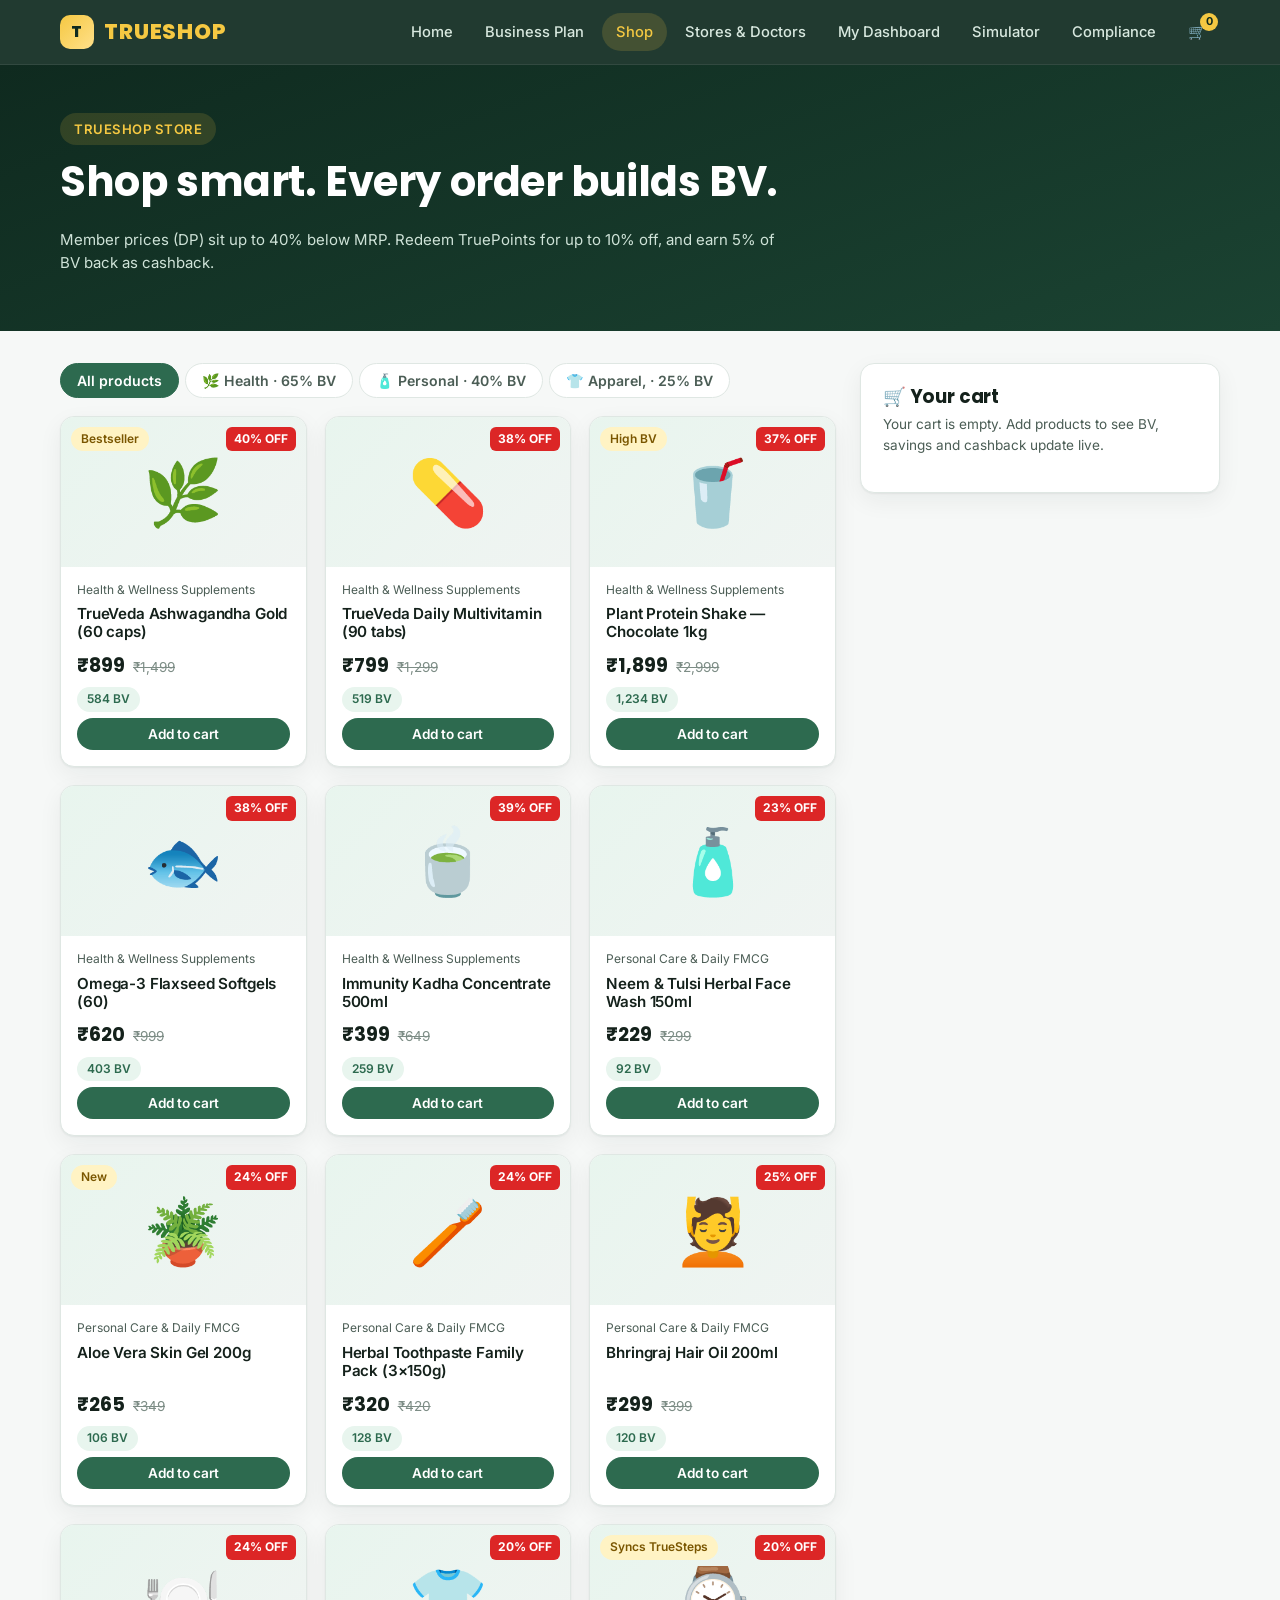
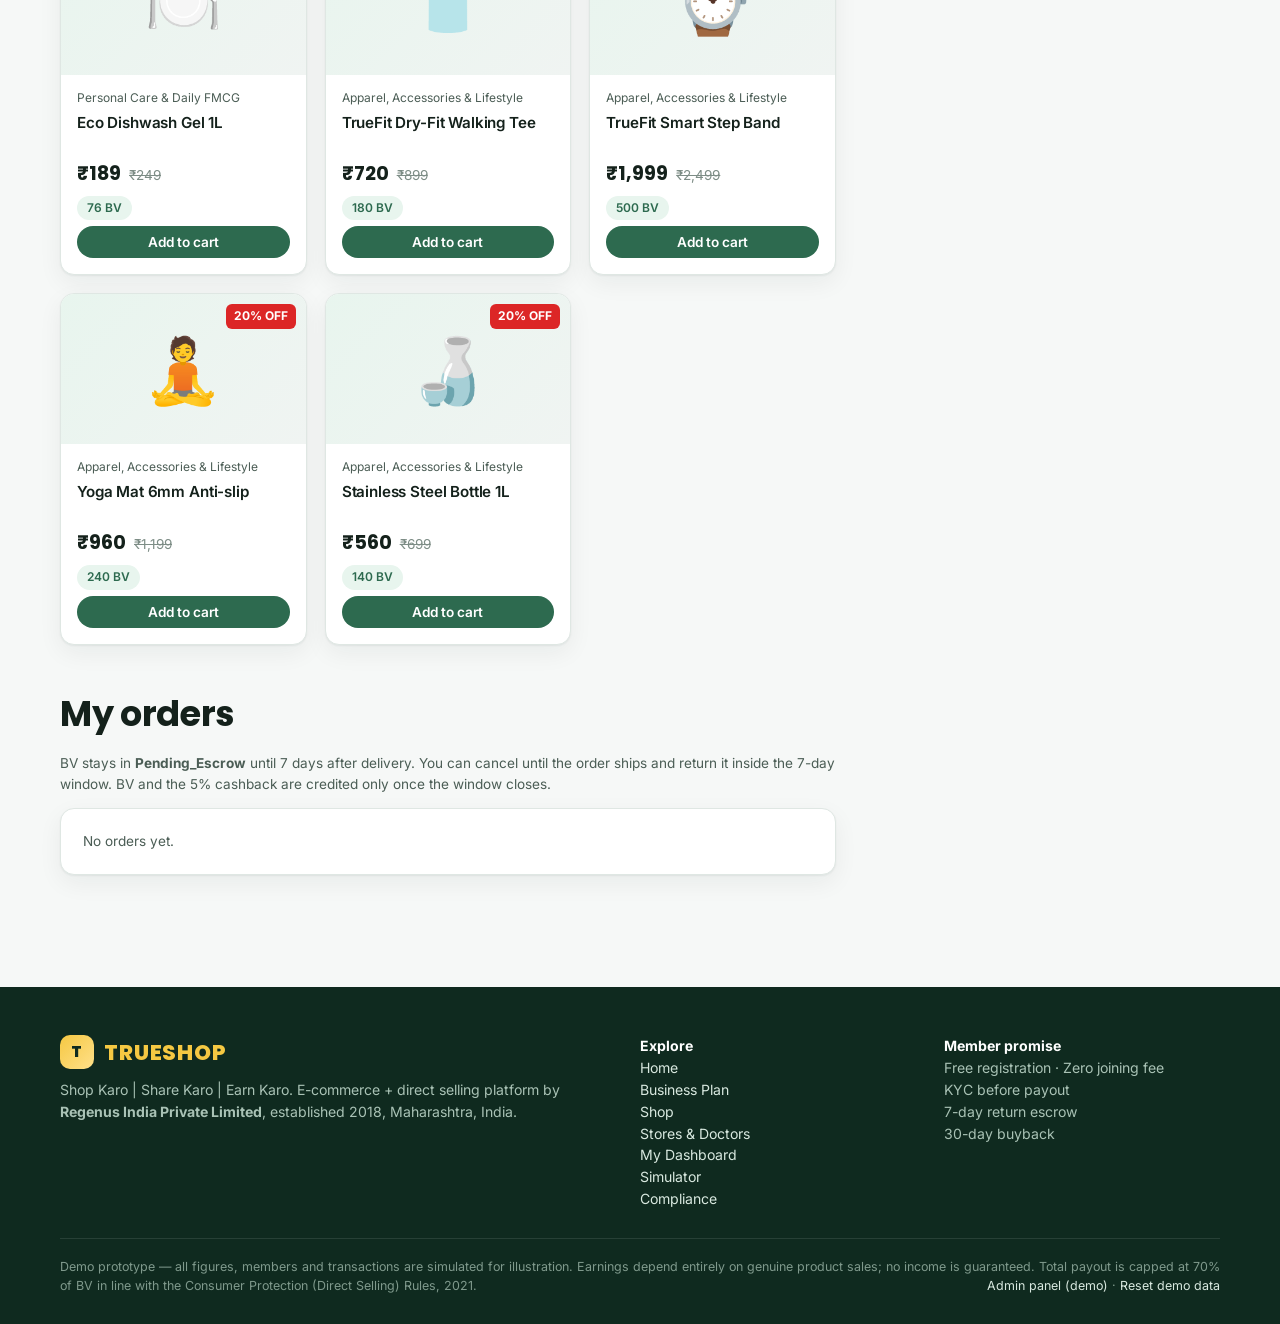
<file: shop.html>
<!doctype html>
<html lang="en">
<head>
<meta charset="utf-8">
<meta name="viewport" content="width=device-width, initial-scale=1, viewport-fit=cover">
<title>TrueShop Store</title>
<link rel="preconnect" href="https://fonts.googleapis.com">
<link href="https://fonts.googleapis.com/css2?family=Inter:wght@400;500;600;700&family=Poppins:wght@600;700;800&display=swap" rel="stylesheet">
<link rel="stylesheet" href="assets/css/style.css">
<style>
  .shop-layout { display: grid; grid-template-columns: 1fr 360px; gap: 24px; align-items: start; }
  .shop-layout > * { min-width: 0; }
  @media (max-width: 980px) { .shop-layout { grid-template-columns: 1fr; } }
  .products { display: grid; grid-template-columns: repeat(auto-fill, minmax(220px, 1fr)); gap: 18px; }
  @media (max-width: 560px) {
    .products { grid-template-columns: 1fr 1fr; gap: 12px; }
    .p-img { height: 110px; font-size: 3rem; }
    .p-body { padding: 10px 12px 12px; }
    .p-body h4 { font-size: .85rem; }
  }
  .cart-fab { display: none; position: fixed; left: 50%; transform: translateX(-50%); bottom: calc(16px + env(safe-area-inset-bottom, 0px)); z-index: 60; box-shadow: var(--shadow-lg); }
  @media (max-width: 980px) { .cart-fab.has { display: inline-flex; } }
  .p-card { display: flex; flex-direction: column; padding: 0; overflow: hidden; }
  .p-img { height: 150px; display: grid; place-items: center; font-size: 4rem; background: linear-gradient(135deg, var(--green-100), var(--surface-2)); position: relative; transition: transform .4s; }
  .p-card:hover .p-img { transform: scale(1.04); }
  .p-img .chip { position: absolute; top: 10px; left: 10px; }
  .p-img .off { position: absolute; top: 10px; right: 10px; background: var(--danger); color: #fff; font-weight: 700; font-size: .75rem; padding: 3px 8px; border-radius: 6px; }
  .p-body { padding: 14px 16px 16px; display: flex; flex-direction: column; gap: 6px; flex: 1; }
  .p-body h4 { font-family: var(--font); font-size: .95rem; margin: 0; font-weight: 600; min-height: 2.6em; }
  .price { display: flex; align-items: baseline; gap: 8px; }
  .price b { font-size: 1.2rem; font-family: var(--display); }
  .price s { color: var(--ink-3); font-size: .85rem; }
  .p-body .btn { margin-top: auto; }
  .cart { position: sticky; top: 84px; }
  .cart-item { display: grid; grid-template-columns: 40px 1fr auto; gap: 10px; align-items: center; padding: 10px 0; border-bottom: 1px dashed var(--line); }
  .cart-item .e { font-size: 1.6rem; }
  .qty { display: inline-flex; align-items: center; border: 1px solid var(--line); border-radius: 999px; overflow: hidden; }
  .qty button { border: 0; background: var(--surface-2); color: var(--ink); width: 26px; height: 26px; cursor: pointer; font-weight: 700; }
  .qty span { width: 28px; text-align: center; font-size: .85rem; }
  .bv-pop { position: fixed; pointer-events: none; font-weight: 800; color: var(--green-500); z-index: 300; animation: pop 1s ease-out forwards; font-family: var(--display); }
  @keyframes pop { to { transform: translateY(-60px); opacity: 0 } }
  .order { display: grid; grid-template-columns: 1fr auto; gap: 10px; padding: 14px 0; border-bottom: 1px solid var(--line); }
</style>
</head>
<body>

<div class="page-head"><div class="container">
  <div class="eyebrow">TrueShop Store</div>
  <h1 style="font-size:clamp(1.8rem,4vw,2.6rem)">Shop smart. Every order builds BV.</h1>
  <p>Member prices (DP) sit up to 40% below MRP. Redeem TruePoints for up to 10% off, and earn 5% of BV back as cashback.</p>
</div></div>

<section class="block" style="padding-top:32px">
  <div class="container shop-layout">
    <div>
      <div class="tabs" id="filters"></div>
      <div class="products" id="products"></div>

      <h2 style="margin-top:48px" id="orders-h">My orders</h2>
      <p class="muted small">BV stays in <b>Pending_Escrow</b> until 7 days after delivery. You can cancel until the order ships and return it inside the 7-day window. BV and the 5% cashback are credited only once the window closes.</p>
      <div class="card" id="orders"></div>
    </div>

    <a href="#cart" class="btn btn-gold cart-fab" id="cartFab"></a>
    <aside class="card cart" id="cart">
      <h3>🛒 Your cart</h3>
      <div id="cartItems"></div>
      <div id="cartSummary"></div>
    </aside>
  </div>
</section>

<script src="assets/js/plan.js"></script>
<script src="assets/js/app.js"></script>
<script src="assets/js/products.js"></script>
<script src="assets/js/admin-data.js"></script>
<script>
(function () {
  const P = TrueShopPlan, S = () => TS.state, A = AdminDB;
  const products = window.TS_PRODUCTS;
  const viewId = TS.viewAs(); // admin "view as": show that member's orders, read-only
  const me = () => A.db.members.find((m) => m.id === (viewId || S().member.id));
  if (viewId) document.getElementById('cartItems').innerHTML = '<p class="muted small">Read-only admin view. The cart and checkout are turned off.</p>';
  let filter = 'all';

  filters.innerHTML = [['all', 'All products']].concat(Object.entries(P.CATEGORIES).map(([k, c]) => [k, `${c.icon} ${c.label.split(' ')[0]} · ${P.pct(c.bvRatio)} BV`]))
    .map(([k, l]) => `<button data-f="${k}" class="${k === filter ? 'active' : ''}">${l}</button>`).join('');
  filters.onclick = (e) => { const b = e.target.closest('button'); if (!b) return; filter = b.dataset.f; TS.$$('button', filters).forEach((x) => x.classList.toggle('active', x === b)); renderProducts(); };

  function renderProducts() {
    products_el().innerHTML = products.filter((p) => filter === 'all' || p.category === filter).map((p) => {
      const off = Math.round((1 - p.dp / p.mrp) * 100);
      return `<div class="card card-hover p-card">
        <div class="p-img">${p.emoji}${p.tag ? `<span class="chip chip-gold">${p.tag}</span>` : ''}<span class="off">${off}% OFF</span></div>
        <div class="p-body">
          <span class="tiny muted">${P.CATEGORIES[p.category].label}</span>
          <h4>${TS.esc(p.name)}</h4>
          <div class="price"><b>${P.inr(p.dp)}</b><s>${P.inr(p.mrp)}</s></div>
          <div><span class="chip">${P.num(P.productBV(p.dp, p.category))} BV</span></div>
          <button class="btn btn-green btn-sm" data-add="${p.id}">Add to cart</button>
        </div></div>`;
    }).join('');
  }
  const products_el = () => document.getElementById('products');
  products_el().addEventListener('click', (e) => {
    const b = e.target.closest('[data-add]'); if (!b) return;
    if (viewId) { TS.toast('Read-only admin view'); return; }
    const p = products.find((x) => x.id === b.dataset.add);
    const line = S().cart.find((i) => i.id === p.id);
    line ? line.qty++ : S().cart.push({ id: p.id, name: p.name, emoji: p.emoji, mrp: p.mrp, dp: p.dp, category: p.category, qty: 1 });
    TS.save(); renderCart();
    const r = b.getBoundingClientRect(); const pop = document.createElement('div');
    pop.className = 'bv-pop'; pop.textContent = '+' + P.num(P.productBV(p.dp, p.category)) + ' BV';
    pop.style.left = r.left + r.width / 2 - 30 + 'px'; pop.style.top = r.top - 10 + 'px';
    document.body.appendChild(pop); setTimeout(() => pop.remove(), 1000);
  });

  let pointsWanted = null;
  function renderCart() {
    if (viewId) return;
    const cart = S().cart;
    if (!cart.length) {
      cartItems.innerHTML = '<p class="muted small">Your cart is empty. Add products to see BV, savings and cashback update live.</p>';
      cartSummary.innerHTML = ''; cartFab.classList.remove('has'); return;
    }
    cartItems.innerHTML = cart.map((i, idx) => `<div class="cart-item"><span class="e">${i.emoji}</span>
      <div><div class="small" style="font-weight:600;line-height:1.3">${TS.esc(i.name)}</div><div class="tiny muted">${P.inr(i.dp)} · ${P.num(P.productBV(i.dp, i.category))} BV each</div></div>
      <div class="qty"><button data-q="${idx}" data-d="-1">−</button><span>${i.qty}</span><button data-q="${idx}" data-d="1">+</button></div></div>`).join('');
    const rw = TS.rewards(), avail = rw.points + Math.floor(rw.cashback);
    const q = P.priceCart(cart, avail, pointsWanted ?? avail);
    cartSummary.innerHTML = `
      <div class="row"><span>MRP total</span><span class="num"><s>${P.inr(q.mrp)}</s></span></div>
      <div class="row"><span>Member price (DP)</span><b>${P.inr(q.dp)}</b></div>
      <div class="row" style="color:var(--green-500)"><span>You save</span><b>${P.inr(q.savings)}</b></div>
      <div style="padding:10px 0;border-top:1px dashed var(--line)">
        <div class="row" style="padding:0"><span class="small">Redeem TruePoints + cashback <span class="tiny muted">(${P.num(avail)} available, max 10% = ${P.num(q.maxPoints)})</span></span><b>−${P.inr(q.discount)}</b></div>
        <input type="range" id="pts" min="0" max="${Math.min(avail, q.maxPoints)}" value="${q.pointsUsed}">
        <div class="tiny muted">${rw.next ? `${P.inr(rw.next.amount, 2)} of your rewards lapses on ${new Date(rw.next.t).toLocaleDateString('en-IN')}. ` : ''}Redeeming any amount carries the rest forward ${P.REWARDS.validityDays} days.</div>
      </div>
      <div class="row"><span><b>You pay</b></span><b style="font-size:1.3rem">${P.inr(q.netPaid)}</b></div>
      <div class="row"><span>BV earned <span class="tiny muted">(on net paid)</span></span><b><span class="chip">${P.num(q.bv)} BV</span></b></div>
      <div class="row"><span>Smart Shopper cashback (5%) <span class="tiny muted">after escrow</span></span><b>${P.inr(q.cashback, 2)}</b></div>
      <button class="btn btn-gold" style="width:100%;margin-top:12px" id="checkout">Place order</button>
      <p class="tiny muted" style="margin:8px 0 0">0 BV is generated on the TruePoints/cashback portion (zero-leakage rule).</p>`;
    cartFab.classList.add('has');
    cartFab.textContent = `🛒 ${cart.reduce((a, i) => a + i.qty, 0)} items · ${P.inr(q.netPaid)} · ${P.num(q.bv)} BV`;
    TS.$('#pts').oninput = (e) => { pointsWanted = +e.target.value; renderCart(); };
    TS.$('#checkout').onclick = () => checkout(q);
    TS.updateCartBadge();
  }
  cartItems.addEventListener('click', (e) => {
    const b = e.target.closest('[data-q]'); if (!b) return;
    const it = S().cart[+b.dataset.q]; it.qty += +b.dataset.d;
    if (it.qty <= 0) S().cart.splice(+b.dataset.q, 1);
    TS.save(); renderCart();
  });

  function checkout(q) {
    TS.modal('Confirm payment', `
      <p class="muted small">Demo checkout: no real payment is taken.</p>
      <div class="row"><span>Amount</span><b>${P.inr(q.netPaid)}</b></div>
      <div class="row"><span>Pay via</span><select class="input" style="max-width:180px;margin:0"><option>UPI</option><option>Card</option><option>NetBanking</option></select></div>
      <div class="row"><span>BV to escrow</span><b>${P.num(q.bv)} BV</b></div>
      <button class="btn btn-gold" id="pay" style="width:100%;margin-top:14px">Pay ${P.inr(q.netPaid)}</button>`, (body, close) => {
      TS.$('#pay', body).onclick = () => {
        const s = S(), now = Date.now(), m = me(), id = 'ORD' + String(now).slice(-7);
        if (!m) { TS.toast('Member account not found'); return; }
        try {
          if (q.pointsUsed) P.redeemRewards(s.rewards, q.pointsUsed, now, `Redeemed on ${id}`, id); // TruePoints first, then cashback
          A.placeOrder(A.db, { id, mi: m.idx, items: s.cart.map((i) => ({ pid: i.id, qty: i.qty })), quote: q, pay: body.querySelector('select').value }, now);
        } catch (x) { TS.toast('⚠️ ' + TS.esc(x.message)); return; }
        A.log(`Online order ${id} by ${m.id}: ${P.inr(q.netPaid)}, ${P.num(q.bv)} BV to escrow`);
        s.cart = []; pointsWanted = null; TS.save(); close();
        renderCart(); renderOrders();
        TS.toast(`✅ Order placed! <b>${P.num(q.bv)} BV</b> is in escrow. It counts, with ${P.inr(q.cashback, 2)} cashback, 7 days after delivery.`, 4500);
      };
    });
  }

  const STEPS4 = A.STAGES;
  function stepper(o) {
    const i = A.stageIdx(o), stop = o.status === 'Cancelled' || o.status === 'Returned';
    return `<div class="track ${stop ? 'stop' : ''}">${STEPS4.map((st, k) => `<div class="st ${k <= i ? 'done' : ''} ${k === i && !stop ? 'now' : ''}">${A.STAGE_LABEL[st]}</div>`).join('')}</div>`;
  }
  function statusChip(o) {
    const left = A.escrowLeft(o);
    if (o.status === 'Returned') return '<span class="chip chip-red">Returned · no BV</span>';
    if (o.status === 'Cancelled') return '<span class="chip chip-grey">Cancelled</span>';
    if (o.status === 'Confirmed') return '<span class="chip">Confirmed · BV credited</span>';
    if (left == null) return `<span class="chip chip-blue">${A.STAGE_LABEL[A.stageOf(o)]}</span>`;
    return `<span class="chip chip-warn">Pending_Escrow · ${Math.ceil(left / TS.DAY)}d to return</span>`;
  }
  function renderOrders() {
    const m = me(), os = m ? A.db.orders.filter((o) => o.mi === m.idx) : [];
    orders.innerHTML = os.length ? os.map((o) => {
      const stg = A.stageIdx(o), open = o.status === 'Pending_Escrow';
      const act = viewId || !open ? '' : stg < A.STAGES.indexOf('shipped') ? `<button class="btn btn-ghost btn-sm" data-cancel="${o.id}">Cancel</button>`
        : o.deliveredAt ? `<button class="btn btn-ghost btn-sm" data-ret="${o.id}">Return</button>` : '';
      return `<div class="order"><div><b>${o.id}</b> ${statusChip(o)}${o.channel === 'offline_store' ? ' <span class="chip chip-blue">store</span>' : ''}
        <div class="small muted">${o.items.map((x) => { const p = products.find((y) => y.id === x.pid) || { emoji: '📦', name: x.pid }; return `${p.emoji} ${TS.esc(p.name)} ×${x.qty}`; }).join(', ')}</div>
        <div class="tiny muted">${new Date(o.t).toLocaleString('en-IN')} · Paid ${P.inr(o.paid)}${o.pointsUsed ? ` (+${P.num(o.pointsUsed)} rewards)` : ''} · ${P.num(o.bv)} BV</div>
        ${o.status === 'Cancelled' ? '' : stepper(o)}</div>
        <div class="acts" style="flex-direction:column;align-items:flex-end"><button class="btn btn-ghost btn-sm" data-track="${o.id}">Track</button>${act}</div></div>`;
    }).join('') : '<p class="muted small" style="margin:0">No orders yet.</p>';
  }
  function trackModal(o) {
    TS.modal(`Track ${o.id}`, `
      ${statusChip(o)} ${o.track.awb ? `<span class="small">· ${TS.esc(o.track.courier)} AWB <b>${o.track.awb}</b></span>` : ''}
      ${o.status === 'Cancelled' ? '' : stepper(o)}
      <div class="timeline-log" style="margin-top:10px">${o.track.events.slice().reverse().map((e) => `<div><time>${new Date(e.t).toLocaleString('en-IN', { day: '2-digit', month: 'short', hour: '2-digit', minute: '2-digit' })}</time><span><b>${TS.esc(A.STAGE_LABEL[e.stage] || e.stage.replace(/_/g, ' '))}</b> · ${TS.esc(e.note || '')}</span></div>`).join('')}</div>
      ${o.deliveredAt && o.status === 'Pending_Escrow' ? `<p class="small">Return window closes <b>${new Date(o.escrowEndsAt).toLocaleString('en-IN')}</b>. ${P.num(o.bv)} BV and ${P.inr(o.cashback, 2)} cashback are credited then.</p>` : ''}`);
  }
  orders.addEventListener('click', (e) => {
    const b = e.target.closest('button'); if (!b) return;
    const o = A.db.orders.find((x) => x.id === (b.dataset.track || b.dataset.cancel || b.dataset.ret)); if (!o) return;
    if (b.dataset.track) { trackModal(o); return; }
    if (viewId) return;
    try {
      const back = b.dataset.cancel ? A.cancel(A.db, o, Date.now(), 'Cancelled by customer') : A.returnOrder(A.db, o, Date.now(), 'Return requested by customer');
      A.log(`${o.id} ${o.status.toLowerCase()} by member ${me().id}`); A.save(); TS.save(); renderOrders(); renderCart();
      TS.toast(`↩️ ${o.id} ${o.status.toLowerCase()}. ${P.num(o.bv)} BV will not be credited${back ? `, ${P.inr(back, 2)} rewards restored` : ''}.`, 4000);
    } catch (x) { TS.toast('⚠️ ' + TS.esc(x.message)); }
  });

  renderProducts(); renderCart(); renderOrders();
})();
</script>
</body>
</html>
</file>
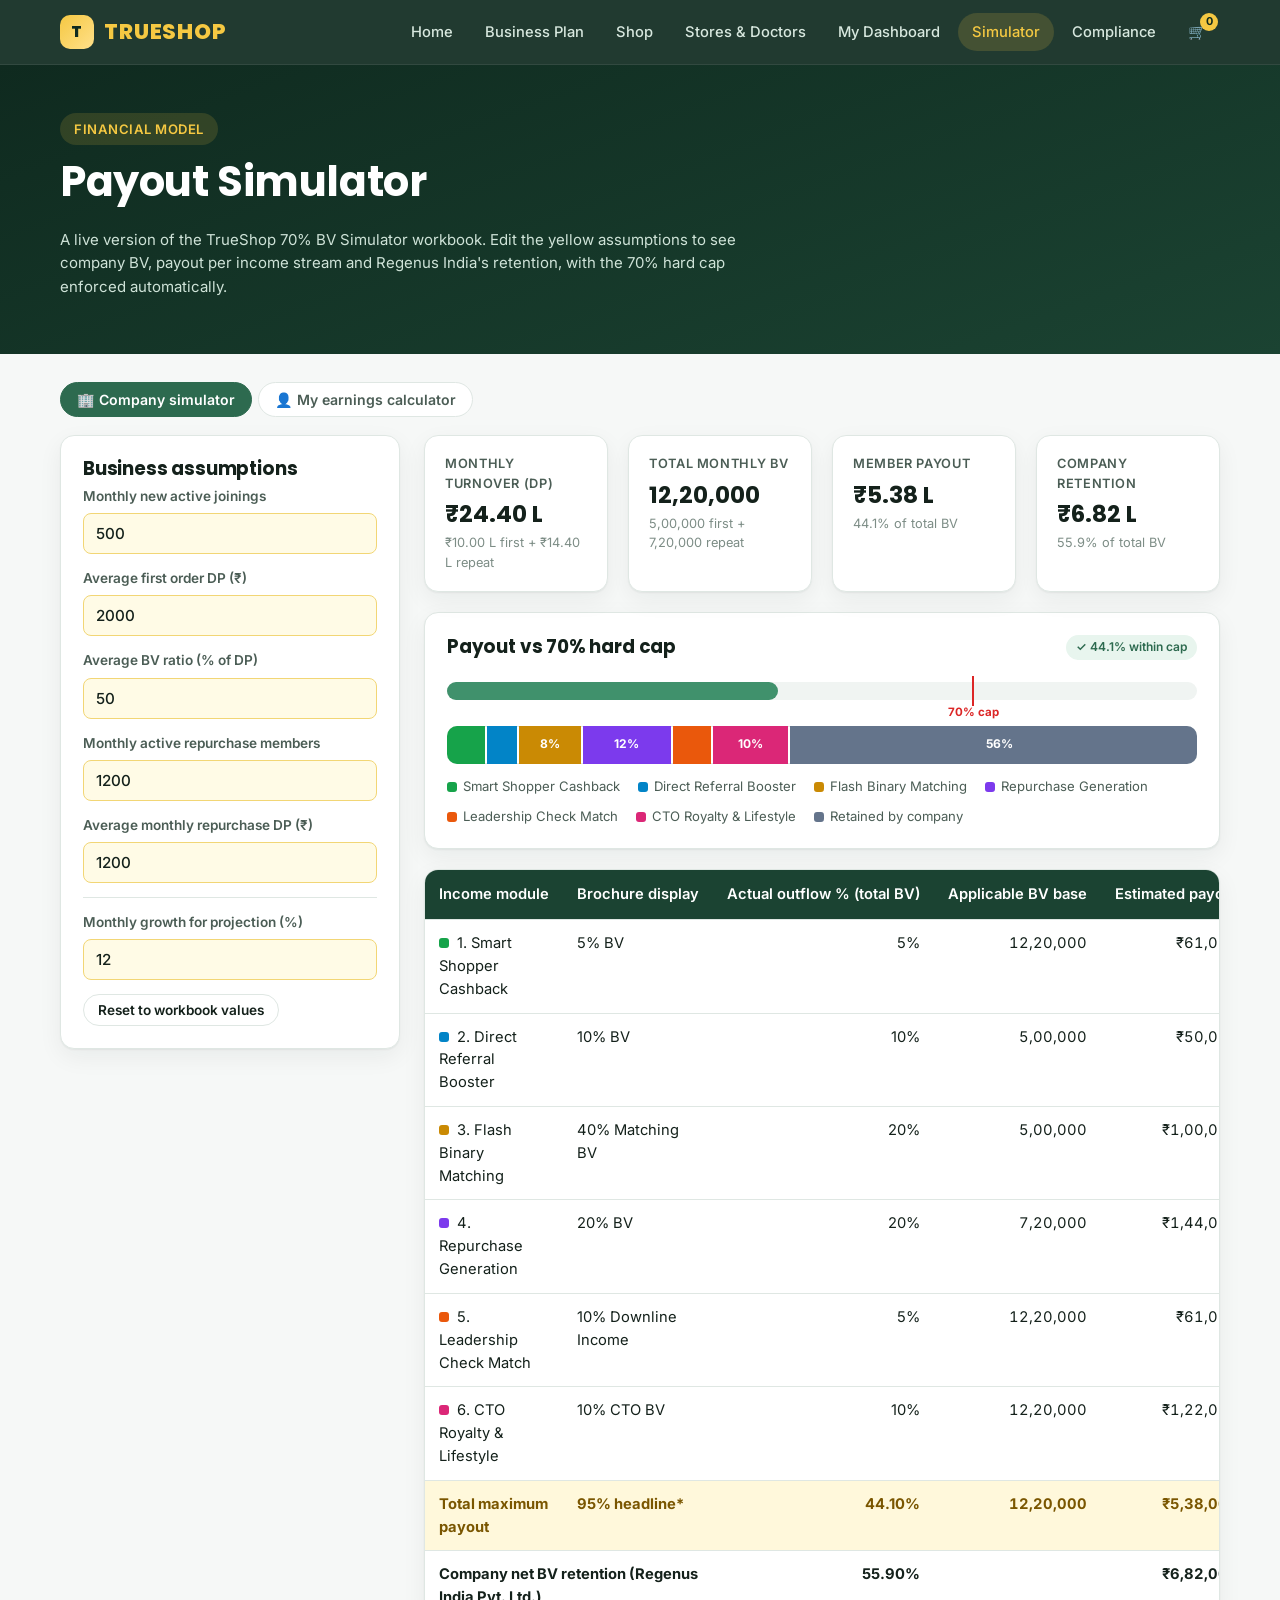
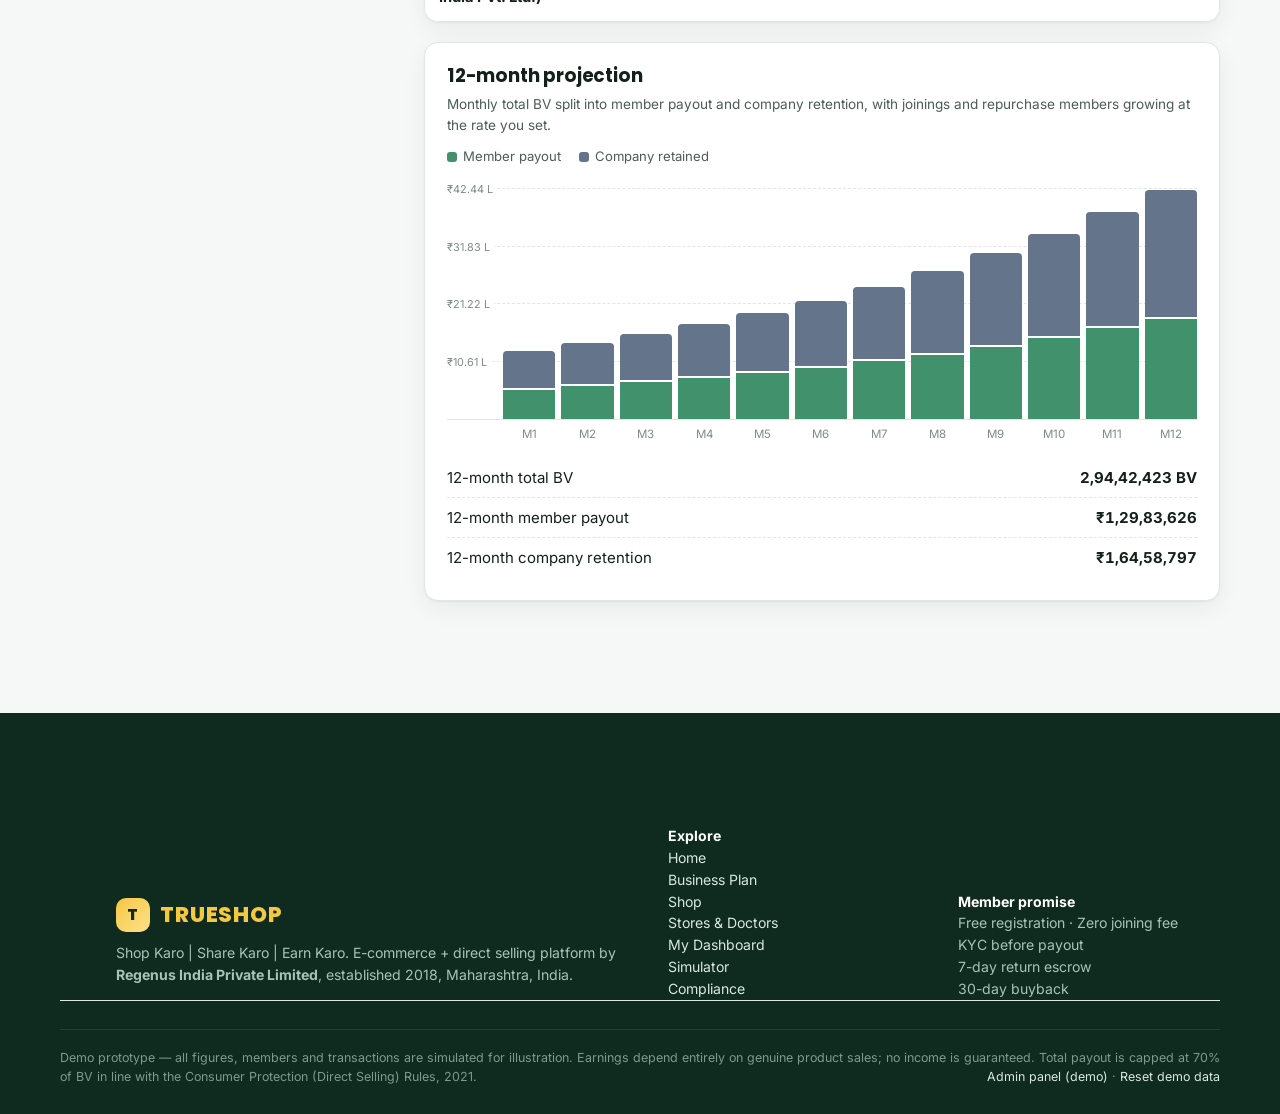
<file: simulator.html>
<!doctype html>
<html lang="en">
<head>
<meta charset="utf-8">
<meta name="viewport" content="width=device-width, initial-scale=1, viewport-fit=cover">
<title>TrueShop Payout Simulator</title>
<link rel="preconnect" href="https://fonts.googleapis.com">
<link href="https://fonts.googleapis.com/css2?family=Inter:wght@400;500;600;700&family=Poppins:wght@600;700;800&display=swap" rel="stylesheet">
<link rel="stylesheet" href="assets/css/style.css">
<style>
  .sim-layout { display: grid; grid-template-columns: 340px 1fr; gap: 24px; align-items: start; }
  .sim-layout > * { min-width: 0; }
  .kpis { grid-template-columns: repeat(auto-fit, minmax(165px, 1fr)); }
  .kpis .value { font-size: 1.45rem; }
  @media (max-width: 960px) { .sim-layout { grid-template-columns: 1fr; } }
  .sim-layout aside { position: sticky; top: 84px; }
  @media (max-width: 960px) { .sim-layout aside { position: static; } }
  .gauge { position: relative; height: 18px; border-radius: 99px; background: var(--surface-2); margin: 14px 0 26px; }
  .gauge > i { position: absolute; inset: 0 auto 0 0; border-radius: 99px; background: var(--green-500); transition: width .8s cubic-bezier(.2,.8,.2,1); }
  .gauge .mark { position: absolute; top: -6px; bottom: -6px; width: 2px; background: var(--danger); }
  .gauge .mark span { position: absolute; top: 28px; left: 50%; transform: translateX(-50%); font-size: .72rem; font-weight: 700; color: var(--danger); white-space: nowrap; }
  .chart { position: relative; }
  .cols, .xl { padding-left: 56px; }
  .cols { position: relative; display: flex; align-items: flex-end; gap: 6px; height: 240px; border-bottom: 1px solid var(--line); padding-top: 10px; }
  .cols .c { position: relative; z-index: 1; flex: 1; display: flex; flex-direction: column-reverse; gap: 2px; height: 100%; cursor: pointer; }
  .cols .c > i { display: block; transition: height .7s cubic-bezier(.2,.8,.2,1); }
  .cols .c > i:last-child { border-radius: 4px 4px 0 0; }
  .cols .c:hover > i { filter: brightness(1.12); }
  .xl { display: flex; gap: 6px; margin-top: 6px; }
  .xl span { flex: 1; text-align: center; font-size: .72rem; color: var(--ink-3); }
  .tip { position: absolute; pointer-events: none; background: var(--surface); border: 1px solid var(--line); box-shadow: var(--shadow-lg); border-radius: 10px; padding: 10px 12px; font-size: .8rem; min-width: 190px; z-index: 5; opacity: 0; transition: opacity .15s; }
  .tip.on { opacity: 1; }
  .tip .k { display: inline-block; width: 9px; height: 9px; border-radius: 2px; margin-right: 6px; }
  .yl { position: absolute; left: 0; right: 0; border-top: 1px dashed var(--line); z-index: 0; }
  .yl span { position: absolute; left: 0; top: -8px; font-size: .68rem; color: var(--ink-3); background: var(--surface); padding-right: 4px; }
</style>
</head>
<body>

<div class="page-head"><div class="container">
  <div class="eyebrow">Financial model</div>
  <h1 style="font-size:clamp(1.8rem,4vw,2.6rem)">Payout Simulator</h1>
  <p>A live version of the TrueShop 70% BV Simulator workbook. Edit the yellow assumptions to see company BV, payout per income stream and Regenus India's retention, with the 70% hard cap enforced automatically.</p>
</div></div>

<section class="block" style="padding-top:28px">
  <div class="container">
    <div class="tabs" id="tabs"><button class="active" data-t="company">🏢 Company simulator</button><button data-t="personal">👤 My earnings calculator</button></div>

    <!-- ================= COMPANY ================= -->
    <div id="t-company" class="sim-layout">
      <aside class="card">
        <h3>Business assumptions</h3>
        <label class="field">Monthly new active joinings<input class="yellow" type="number" id="joinings" value="500" min="0"></label>
        <label class="field">Average first order DP (₹)<input class="yellow" type="number" id="firstOrderDP" value="2000" min="0"></label>
        <label class="field">Average BV ratio (% of DP)<input class="yellow" type="number" id="bvRatio" value="50" min="0" max="100"></label>
        <label class="field">Monthly active repurchase members<input class="yellow" type="number" id="repurchaseMembers" value="1200" min="0"></label>
        <label class="field">Average monthly repurchase DP (₹)<input class="yellow" type="number" id="repurchaseDP" value="1200" min="0"></label>
        <hr style="border:0;border-top:1px solid var(--line);margin:6px 0 14px">
        <label class="field">Monthly growth for projection (%)<input class="yellow" type="number" id="growth" value="12" min="-50" max="100"></label>
        <button class="btn btn-ghost btn-sm" id="resetSim">Reset to workbook values</button>
      </aside>

      <div>
        <div class="grid kpis" id="kpis"></div>

        <div class="card" style="margin-top:20px">
          <div class="row" style="padding-top:0"><h3 style="margin:0">Payout vs 70% hard cap</h3><span class="chip" id="capChip"></span></div>
          <div class="gauge"><i id="gaugeFill"></i><div class="mark" style="left:70%"><span>70% cap</span></div></div>
          <div class="stack" id="stack"></div>
          <div class="legend" id="legend"></div>
        </div>

        <div class="table-wrap" style="margin-top:20px">
          <table><thead><tr><th>Income module</th><th>Brochure display</th><th class="r">Actual outflow % (total BV)</th><th class="r">Applicable BV base</th><th class="r">Estimated payout</th></tr></thead><tbody id="simTable"></tbody></table>
        </div>

        <div class="card" style="margin-top:20px">
          <h3>12-month projection</h3>
          <p class="small muted" style="margin:0">Monthly total BV split into member payout and company retention, with joinings and repurchase members growing at the rate you set.</p>
          <div class="legend" style="margin:10px 0 14px"><span><i style="background:var(--green-500)"></i>Member payout</span><span><i style="background:#64748b"></i>Company retained</span></div>
          <div class="chart" id="projChart"></div>
          <div class="row" style="margin-top:14px"><span>12-month total BV</span><b id="p12bv"></b></div>
          <div class="row"><span>12-month member payout</span><b id="p12pay"></b></div>
          <div class="row"><span>12-month company retention</span><b id="p12ret"></b></div>
        </div>
      </div>
    </div>

    <!-- ================= PERSONAL ================= -->
    <div id="t-personal" class="sim-layout hidden">
      <aside class="card">
        <h3>Your month</h3>
        <label class="field">Your ID
          <select id="pPkg"></select></label>
        <label class="field">Own monthly purchase DP (₹)<input class="yellow" type="number" id="pSelf" value="3000"></label>
        <label class="field">Directs' first-order BV this month<input class="yellow" type="number" id="pDirect" value="5000"></label>
        <label class="field">Left team BV per week<input class="yellow" type="number" id="pLeft" value="12000"></label>
        <label class="field">Right team BV per week<input class="yellow" type="number" id="pRight" value="9000"></label>
        <label class="field">Repurchase BV per level (L1→L6)<input class="yellow" id="pGen" value="4000, 9000, 15000, 20000, 18000, 12000"></label>
        <label class="field">Directs' combined binary + generation income (₹)<input class="yellow" type="number" id="pLead" value="20000"></label>
        <label class="field">Average shopping BV ratio
          <select id="pCat"></select></label>
      </aside>
      <div>
        <div class="grid kpis" id="pKpis"></div>
        <div class="table-wrap" style="margin-top:20px"><table><thead><tr><th>Income stream</th><th>How it's calculated</th><th class="r">Monthly (₹)</th></tr></thead><tbody id="pTable"></tbody></table></div>
        <div class="card" style="margin-top:20px">
          <h3>Where the money goes</h3>
          <div class="grid grid-4" id="pSplit"></div>
        </div>
        <div class="disclaimer" style="margin-top:20px">Illustrative only. CTO pool shares depend on company-wide turnover and qualified rank holders, so they are excluded here. Actual earnings depend on genuine product sales and are not guaranteed.</div>
      </div>
    </div>
  </div>
</section>

<script src="assets/js/plan.js"></script>
<script src="assets/js/app.js"></script>
<script src="assets/js/simulator.js"></script>
</body>
</html>
</file>
<file: assets/css/style.css>
/* =========================================================================
 * TrueShop design system — brand colours from the Master Business Plan
 * (forest green #1b4332 + gold #f5c842)
 * ========================================================================= */
:root {
  --green-900: #0f2a1f;
  --green-800: #1b4332;
  --green-700: #2d6a4f;
  --green-500: #40916c;
  --green-300: #95d5b2;
  --green-100: #e8f5ee;
  --gold: #f5c842;
  --gold-600: #d4a514;
  --ink: #14211b;
  --ink-2: #4b5d55;
  --ink-3: #7d8d86;
  --bg: #f6f8f7;
  --surface: #ffffff;
  --surface-2: #f0f4f2;
  --line: #dfe7e3;
  --link: #2d6a4f;
  --danger: #dc2626;
  --warn: #d97706;
  --info: #0284c7;
  --radius: 14px;
  --radius-sm: 8px;
  --shadow: 0 1px 2px rgba(16, 42, 31, .06), 0 8px 24px rgba(16, 42, 31, .06);
  --shadow-lg: 0 20px 50px rgba(16, 42, 31, .18);
  --font: 'Inter', system-ui, -apple-system, 'Segoe UI', Roboto, sans-serif;
  --display: 'Poppins', var(--font);
  color-scheme: light;
}
@media (prefers-color-scheme: dark) {
  :root:not([data-theme="light"]) {
    --ink: #e6efe9; --ink-2: #b2c3ba; --ink-3: #82958b;
    --bg: #0b1712; --surface: #12211a; --surface-2: #172a21; --line: #24392f;
    --green-100: #153325; --link: #95d5b2;
    --shadow: 0 1px 2px rgba(0,0,0,.3), 0 8px 24px rgba(0,0,0,.25);
    color-scheme: dark;
  }
}
:root[data-theme="dark"] {
  --ink: #e6efe9; --ink-2: #b2c3ba; --ink-3: #82958b;
  --bg: #0b1712; --surface: #12211a; --surface-2: #172a21; --line: #24392f;
  --green-100: #153325;
  --shadow: 0 1px 2px rgba(0,0,0,.3), 0 8px 24px rgba(0,0,0,.25);
  color-scheme: dark;
}

* { box-sizing: border-box; }
html { scroll-behavior: smooth; }
body {
  margin: 0; font-family: var(--font); font-size: 15px; line-height: 1.55;
  color: var(--ink); background: var(--bg); -webkit-font-smoothing: antialiased;
}
img { max-width: 100%; }
a { color: var(--link); text-decoration: none; }
h1, h2, h3, h4 { font-family: var(--display); line-height: 1.2; margin: 0 0 .5em; letter-spacing: -.01em; }
h1 { font-size: clamp(2rem, 5vw, 3.4rem); }
h2 { font-size: clamp(1.5rem, 3vw, 2.2rem); }
h3 { font-size: 1.15rem; }
p { margin: 0 0 1em; }
.container { width: 100%; max-width: 1200px; margin: 0 auto; padding-inline: 20px; }
.muted { color: var(--ink-2); }
.small { font-size: .85rem; }
.tiny { font-size: .75rem; }
.num { font-variant-numeric: tabular-nums; }
.hidden, [hidden] { display: none !important; }

/* ------------------------------------------------------------- header */
.topbar {
  position: sticky; top: 0; z-index: 50;
  background: rgba(15, 42, 31, .92); backdrop-filter: blur(10px);
  border-bottom: 1px solid rgba(255,255,255,.08);
}
.topbar .container { display: flex; align-items: center; gap: 24px; height: 64px; }
.logo { display: flex; align-items: center; gap: 10px; font-family: var(--display); font-weight: 800; font-size: 1.35rem; color: var(--gold) !important; letter-spacing: .04em; }
.logo-mark { width: 34px; height: 34px; border-radius: 10px; background: linear-gradient(135deg, var(--gold), #ffe08a); display: grid; place-items: center; color: var(--green-900); font-size: 1rem; }
.nav { display: flex; gap: 4px; margin-left: auto; align-items: center; }
.nav a { color: #d8e8df !important; padding: 8px 14px; border-radius: 999px; font-weight: 500; font-size: .92rem; transition: background .2s, color .2s; }
.nav a:hover { background: rgba(255,255,255,.08); color: #fff !important; }
.nav a.active { background: rgba(245, 200, 66, .16); color: var(--gold) !important; }
.nav-cart { position: relative; }
.badge-count { position: absolute; top: 0; right: 2px; background: var(--gold); color: var(--green-900); font-size: .68rem; font-weight: 700; min-width: 18px; height: 18px; border-radius: 9px; display: grid; place-items: center; padding: 0 4px; }
.menu-btn { display: none; margin-left: auto; background: none; border: 0; color: #fff; font-size: 1.5rem; cursor: pointer; }
@media (max-width: 860px) {
  .menu-btn { display: block; }
  .nav { display: none; position: absolute; top: 64px; left: 0; right: 0; flex-direction: column; align-items: stretch; background: var(--green-900); padding: 12px 20px 20px; }
  .nav.open { display: flex; }
}

/* ------------------------------------------------------------- buttons */
.btn {
  display: inline-flex; align-items: center; justify-content: center; gap: 8px;
  padding: 11px 20px; border-radius: 999px; border: 1px solid transparent;
  font: 600 .95rem var(--font); cursor: pointer; transition: transform .15s, box-shadow .2s, background .2s;
  text-decoration: none; white-space: nowrap;
}
.btn:active { transform: scale(.97); }
.btn-gold { background: var(--gold); color: var(--green-900) !important; box-shadow: 0 6px 18px rgba(245, 200, 66, .35); }
.btn-gold:hover { background: #ffd65c; box-shadow: 0 10px 26px rgba(245, 200, 66, .45); }
.btn-green { background: var(--green-700); color: #fff !important; }
.btn-green:hover { background: var(--green-800); }
.btn-ghost { background: transparent; border-color: var(--line); color: var(--ink) !important; }
.btn-ghost:hover { background: var(--surface-2); }
.btn-outline-light { background: transparent; color: #fff !important; border-color: rgba(255,255,255,.35); }
.btn-outline-light:hover { background: rgba(255,255,255,.1); }
.btn-sm { padding: 7px 14px; font-size: .85rem; }
.btn[disabled] { opacity: .45; cursor: not-allowed; }

/* ------------------------------------------------------------- hero */
.hero {
  position: relative; overflow: hidden; color: #fff;
  background: radial-gradient(1200px 500px at 85% -10%, rgba(245,200,66,.25), transparent 60%),
              radial-gradient(800px 400px at -10% 110%, rgba(64,145,108,.5), transparent 60%),
              linear-gradient(160deg, var(--green-900), var(--green-800) 60%, #24563f);
  padding-block: 90px 110px;
}
.hero h1 span { color: var(--gold); }
.hero .lead { font-size: 1.15rem; color: #cfe3d8; max-width: 620px; }
.hero-grid { display: grid; grid-template-columns: 1.1fr .9fr; gap: 48px; align-items: center; }
@media (max-width: 900px) { .hero-grid { grid-template-columns: 1fr; } }
.eyebrow { display: inline-flex; gap: 8px; align-items: center; padding: 6px 14px; border-radius: 999px; background: rgba(245,200,66,.14); color: var(--gold); font-weight: 600; font-size: .82rem; letter-spacing: .04em; text-transform: uppercase; margin-bottom: 18px; }
.hero-cta { display: flex; gap: 12px; flex-wrap: wrap; margin-top: 28px; }
.floaters { position: absolute; inset: 0; pointer-events: none; }
.floaters span { position: absolute; border-radius: 50%; background: rgba(245,200,66,.12); animation: float 14s ease-in-out infinite; }
@keyframes float { 0%,100% { transform: translateY(0) } 50% { transform: translateY(-30px) } }

.hero-card {
  background: rgba(255,255,255,.07); border: 1px solid rgba(255,255,255,.14);
  border-radius: 22px; padding: 26px; backdrop-filter: blur(8px); box-shadow: var(--shadow-lg);
  animation: rise .9s cubic-bezier(.2,.8,.2,1) both .2s;
}
@keyframes rise { from { opacity: 0; transform: translateY(30px) } to { opacity: 1; transform: none } }
.hero-stat { display: flex; justify-content: space-between; align-items: baseline; padding: 12px 0; border-bottom: 1px dashed rgba(255,255,255,.15); }
.hero-stat:last-child { border: 0; }
.hero-stat b { font-size: 1.4rem; color: var(--gold); font-family: var(--display); }

/* ------------------------------------------------------------- sections */
section.block { padding-block: 72px; }
.section-head { text-align: center; max-width: 720px; margin: 0 auto 44px; }
.section-head .kicker { color: var(--green-500); font-weight: 700; text-transform: uppercase; letter-spacing: .08em; font-size: .78rem; }
.grid { display: grid; gap: 20px; }
.grid-2 { grid-template-columns: repeat(auto-fit, minmax(300px, 1fr)); }
.grid-3 { grid-template-columns: repeat(auto-fit, minmax(260px, 1fr)); }
.grid-4 { grid-template-columns: repeat(auto-fit, minmax(210px, 1fr)); }

.card {
  background: var(--surface); border: 1px solid var(--line); border-radius: var(--radius);
  padding: 22px; box-shadow: var(--shadow);
}
.card-hover { transition: transform .25s, box-shadow .25s, border-color .25s; }
.card-hover:hover { transform: translateY(-4px); box-shadow: var(--shadow-lg); border-color: var(--green-300); }
.card h3 { margin-bottom: .35em; }
.icon-pill { width: 46px; height: 46px; border-radius: 12px; display: grid; place-items: center; font-size: 1.4rem; background: var(--green-100); margin-bottom: 14px; }

.stat-tile { padding: 18px 20px; }
.stat-tile .label { font-size: .8rem; color: var(--ink-2); text-transform: uppercase; letter-spacing: .05em; font-weight: 600; }
.stat-tile .value { font-family: var(--display); font-size: 1.7rem; font-weight: 700; margin-top: 4px; font-variant-numeric: tabular-nums; }
.stat-tile .sub { font-size: .8rem; color: var(--ink-3); }

/* ------------------------------------------------------------- tables */
.table-wrap { overflow-x: auto; border-radius: var(--radius); border: 1px solid var(--line); background: var(--surface); box-shadow: var(--shadow); }
table { width: 100%; border-collapse: collapse; font-size: .92rem; }
th { text-align: left; background: var(--green-800); color: #fff; font-weight: 600; padding: 13px 14px; white-space: nowrap; }
td { padding: 12px 14px; border-top: 1px solid var(--line); vertical-align: top; }
tbody tr:hover td { background: var(--surface-2); }
tr.total td { background: #fff8db; font-weight: 700; color: #7a5600; }
[data-theme="dark"] tr.total td { background: #3a3215; color: var(--gold); }
@media (prefers-color-scheme: dark) { :root:not([data-theme="light"]) tr.total td { background: #3a3215; color: var(--gold); } }
td.r, th.r { text-align: right; }

/* ------------------------------------------------------------- chips */
.chip { display: inline-flex; align-items: center; gap: 6px; padding: 3px 10px; border-radius: 999px; font-size: .75rem; font-weight: 600; background: var(--green-100); color: var(--green-700); }
.chip-gold { background: #fff3c4; color: #7a5600; }
.chip-warn { background: #fff1e0; color: #9a4d00; }
.chip-red { background: #fde2e2; color: #a11; }
.chip-blue { background: #e0f2fe; color: #075985; }
.chip-grey { background: var(--surface-2); color: var(--ink-2); }

/* ------------------------------------------------------------- bars */
.bar { height: 10px; border-radius: 99px; background: var(--surface-2); overflow: hidden; }
.bar > i { display: block; height: 100%; border-radius: 99px; background: linear-gradient(90deg, var(--green-500), var(--gold)); width: 0; transition: width 1.1s cubic-bezier(.2,.8,.2,1); }
.stack { display: flex; gap: 2px; background: var(--surface); height: 38px; border-radius: 10px; overflow: hidden; box-shadow: inset 0 0 0 1px var(--line); }
.stack > div { display: grid; place-items: center; color: #fff; font-size: .75rem; font-weight: 700; transition: flex-basis .8s cubic-bezier(.2,.8,.2,1); flex: 0 0 0; min-width: 0; overflow: hidden; white-space: nowrap; }
.legend { display: flex; flex-wrap: wrap; gap: 10px 18px; margin-top: 12px; font-size: .82rem; color: var(--ink-2); }
.legend i { display: inline-block; width: 10px; height: 10px; border-radius: 3px; margin-right: 6px; vertical-align: -1px; }

/* ------------------------------------------------------------- forms */
label.field { display: block; font-size: .85rem; font-weight: 600; color: var(--ink-2); margin-bottom: 14px; }
.field input, .field select, input.input, select.input {
  display: block; width: 100%; margin-top: 6px; padding: 10px 12px; border-radius: var(--radius-sm);
  border: 1px solid var(--line); background: var(--surface); color: var(--ink); font: 500 .95rem var(--font);
}
.field input:focus, .field select:focus, .input:focus { outline: 2px solid var(--green-300); border-color: var(--green-500); }
input.yellow { background: #fffbe6; border-color: #f2d675; }
[data-theme="dark"] input.yellow { background: #2e2810; border-color: #6b5a1a; }
@media (prefers-color-scheme: dark) { :root:not([data-theme="light"]) input.yellow { background: #2e2810; border-color: #6b5a1a; } }
input[type=range] { width: 100%; accent-color: var(--green-500); }

/* ------------------------------------------------------------- reveal */
.reveal { opacity: 0; transform: translateY(24px); transition: opacity .7s, transform .7s cubic-bezier(.2,.8,.2,1); }
.reveal.in { opacity: 1; transform: none; }
@media (prefers-reduced-motion: reduce) { .reveal { opacity: 1; transform: none; } * { animation: none !important; transition: none !important; } }

/* ------------------------------------------------------------- footer */
footer.site { background: var(--green-900); color: #a9c2b5; padding-block: 48px 28px; margin-top: 40px; font-size: .88rem; }
footer.site a { color: #d8e8df !important; }
footer.site .cols { display: grid; grid-template-columns: 2fr 1fr 1fr; gap: 28px; }
@media (max-width: 700px) { footer.site .cols { grid-template-columns: 1fr; } }
footer.site .legal { border-top: 1px solid rgba(255,255,255,.1); margin-top: 28px; padding-top: 18px; font-size: .78rem; color: #7f998c; }

/* ------------------------------------------------------------- toast & modal */
.toast-host { position: fixed; right: 20px; bottom: calc(20px + env(safe-area-inset-bottom, 0px)); z-index: 200; display: flex; flex-direction: column; gap: 10px; }
.toast { background: var(--green-900); color: #fff; padding: 12px 18px; border-radius: 12px; box-shadow: var(--shadow-lg); border-left: 4px solid var(--gold); animation: toastIn .35s cubic-bezier(.2,.8,.2,1); max-width: 340px; font-size: .9rem; }
.toast.out { animation: toastOut .3s forwards; }
@keyframes toastIn { from { opacity: 0; transform: translateX(40px) } }
@keyframes toastOut { to { opacity: 0; transform: translateX(40px) } }

.modal-back { position: fixed; inset: 0; background: rgba(5, 15, 10, .55); backdrop-filter: blur(3px); z-index: 150; display: grid; place-items: center; padding: 20px; animation: fade .2s; }
@keyframes fade { from { opacity: 0 } }
.modal { background: var(--surface); border-radius: 18px; max-width: 520px; width: 100%; padding: 26px; box-shadow: var(--shadow-lg); animation: rise .35s cubic-bezier(.2,.8,.2,1); max-height: 90vh; overflow: auto; }
.modal h3 { display: flex; justify-content: space-between; align-items: center; }
.modal .x { background: none; border: 0; font-size: 1.4rem; cursor: pointer; color: var(--ink-3); }

.row { display: flex; justify-content: space-between; align-items: center; gap: 12px; padding: 8px 0; }
.row + .row { border-top: 1px dashed var(--line); }
.row b { font-variant-numeric: tabular-nums; }

.disclaimer { background: #fff8db; border: 1px solid #f2d675; color: #5c4400; border-radius: var(--radius); padding: 16px 18px; font-size: .85rem; }
[data-theme="dark"] .disclaimer { background: #2b250f; border-color: #6b5a1a; color: #f4e3a5; }
@media (prefers-color-scheme: dark) { :root:not([data-theme="light"]) .disclaimer { background: #2b250f; border-color: #6b5a1a; color: #f4e3a5; } }

.page-head { background: linear-gradient(160deg, var(--green-900), var(--green-800)); color: #fff; padding-block: 48px 56px; }
.page-head p { color: #cfe3d8; max-width: 720px; margin: 0; }
.page-head .eyebrow { margin-bottom: 12px; }

.tabs { display: flex; gap: 6px; flex-wrap: wrap; margin-bottom: 18px; }
.tabs button { border: 1px solid var(--line); background: var(--surface); color: var(--ink-2); padding: 8px 16px; border-radius: 999px; cursor: pointer; font: 600 .88rem var(--font); }
.tabs button.active { background: var(--green-700); color: #fff; border-color: var(--green-700); }

/* ------------------------------------------------------------- genealogy tree (shared) */
  .tree-wrap { overflow-x: auto; padding: 10px 0 4px; }
  .tree { width: max-content; min-width: 100%; }
.tree, .tree ul { padding-top: 22px; position: relative; display: flex; justify-content: center; margin: 0; padding-left: 0; }
  .tree li { list-style: none; text-align: center; position: relative; padding: 22px 6px 0; flex: 1; }
  .tree li::before, .tree li::after { content: ''; position: absolute; top: 0; right: 50%; border-top: 2px solid var(--line); width: 50%; height: 22px; }
  .tree li::after { right: auto; left: 50%; border-left: 2px solid var(--line); }
  .tree li:only-child::before, .tree li:only-child::after { display: none; }
  .tree li:only-child { padding-top: 0; }
  .tree li:first-child::before, .tree li:last-child::after { border: 0 none; }
  .tree li:last-child::before { border-right: 2px solid var(--line); border-radius: 0 6px 0 0; }
  .tree li:first-child::after { border-radius: 6px 0 0 0; }
  .tree ul ul::before, .tree > li > ul::before { content: ''; position: absolute; top: 0; left: 50%; border-left: 2px solid var(--line); height: 22px; }
  .node { display: inline-block; min-width: 92px; padding: 8px 10px; border-radius: 12px; border: 1px solid var(--line); background: var(--surface); cursor: pointer; transition: transform .2s, box-shadow .2s; font-size: .78rem; }
  .node:hover { transform: translateY(-3px); box-shadow: var(--shadow); }
  .node .av { width: 30px; height: 30px; border-radius: 50%; margin: 0 auto 4px; display: grid; place-items: center; color: #fff; font-weight: 700; }
  .node.me { border-color: var(--gold); box-shadow: 0 0 0 3px rgba(245,200,66,.3); }
  .node.empty { border-style: dashed; color: var(--ink-3); background: transparent; }
  .node.inactive .av { background: #94a3b8 !important; }

/* admin "view as member" banner */
.viewas-bar { background: var(--gold); color: var(--green-900); font-size: .88rem; position: sticky; top: 64px; z-index: 40; }
.viewas-bar .container { display: flex; gap: 12px; align-items: center; justify-content: space-between; flex-wrap: wrap; padding-top: 8px; padding-bottom: 8px; }
.viewas-bar .btn { background: var(--green-900); color: #fff; }
.viewas-bar .btn:hover { background: var(--green-800, #1b4332); }
.timeline-log { font-size: .85rem; }
.timeline-log div { padding: 8px 0; border-bottom: 1px dashed var(--line); display: flex; gap: 10px; }
.timeline-log time { color: var(--ink-3); white-space: nowrap; font-size: .78rem; min-width: 120px; }
/* order tracking stepper */
.track { display: flex; gap: 0; margin: 10px 0 4px; }
.track .st { flex: 1; text-align: center; position: relative; font-size: .7rem; color: var(--ink-3); }
.track .st::before { content: ''; display: block; width: 14px; height: 14px; border-radius: 50%; margin: 0 auto 4px; background: var(--line); position: relative; z-index: 1; }
.track .st::after { content: ''; position: absolute; top: 6px; left: -50%; width: 100%; height: 2px; background: var(--line); }
.track .st:first-child::after { display: none; }
.track .st.done { color: var(--ink); }
.track .st.done::before, .track .st.done::after { background: var(--green-500); }
.track .st.now::before { box-shadow: 0 0 0 4px rgba(64,145,108,.25); }
.track.stop .st.done::before, .track.stop .st.done::after { background: var(--ink-3); }
</file>
<file: assets/css/admin.css>
/* =========================================================================
 * TrueShop admin panel layout (builds on style.css tokens)
 * ========================================================================= */
body.admin { background: var(--bg); }
.login-screen { min-height: 100vh; display: grid; place-items: center; padding: 20px;
  background: radial-gradient(900px 400px at 80% 0, rgba(245,200,66,.2), transparent 60%), linear-gradient(160deg, var(--green-900), var(--green-800)); }
.login-card { width: 100%; max-width: 400px; background: var(--surface); border-radius: 20px; padding: 32px 28px; box-shadow: var(--shadow-lg); animation: rise .5s cubic-bezier(.2,.8,.2,1); }

.admin-app { display: grid; grid-template-columns: 260px 1fr; min-height: 100vh; }
.side { background: var(--green-900); color: #c7dbd0; position: sticky; top: 0; height: 100vh; overflow-y: auto; display: flex; flex-direction: column; z-index: 80; }
.side-brand { display: flex; align-items: center; gap: 8px; padding: 18px 18px 14px; border-bottom: 1px solid rgba(255,255,255,.07); }
.side-brand .logo { font-size: 1.15rem; }
.side nav { padding: 10px; flex: 1; }
.side .grp { font-size: .68rem; text-transform: uppercase; letter-spacing: .1em; color: #6f8f80; padding: 14px 12px 6px; font-weight: 700; }
.side nav a { display: flex; align-items: center; gap: 10px; padding: 9px 12px; border-radius: 10px; color: #c7dbd0 !important; font-size: .9rem; font-weight: 500; transition: background .15s; }
.side nav a:hover { background: rgba(255,255,255,.06); color: #fff !important; }
.side nav a.active { background: rgba(245,200,66,.15); color: var(--gold) !important; }
.side nav a .ic { width: 20px; text-align: center; }
.side nav a .cnt { margin-left: auto; background: var(--gold); color: var(--green-900); border-radius: 99px; font-size: .68rem; font-weight: 800; padding: 1px 7px; }
.side-foot { padding: 14px 18px; border-top: 1px solid rgba(255,255,255,.07); font-size: .85rem; }
.side-foot a { color: #c7dbd0 !important; }
.side-scrim { display: none; }

.main { min-width: 0; display: flex; flex-direction: column; }
.abar { position: sticky; top: env(safe-area-inset-top, 0px); z-index: 40; display: flex; align-items: center; gap: 12px; padding: 10px 22px; background: color-mix(in srgb, var(--surface) 92%, transparent); backdrop-filter: blur(8px); border-bottom: 1px solid var(--line); }
.crumbs { font-weight: 700; font-family: var(--display); white-space: nowrap; }
.icon-btn { background: var(--surface-2); border: 1px solid var(--line); color: var(--ink); width: 38px; height: 38px; border-radius: 10px; cursor: pointer; font-size: 1rem; position: relative; flex: 0 0 auto; }
#burger { display: none; }
.notif span:not(:empty) { position: absolute; top: -5px; right: -5px; background: var(--danger); color: #fff; font-size: .65rem; font-weight: 800; border-radius: 99px; padding: 1px 5px; }
.search { position: relative; margin-left: auto; width: min(320px, 100%); }
.search input { width: 100%; padding: 9px 14px; border-radius: 999px; border: 1px solid var(--line); background: var(--surface-2); color: var(--ink); font: 500 .9rem var(--font); }
.search-res { position: absolute; top: 44px; left: 0; right: 0; background: var(--surface); border: 1px solid var(--line); border-radius: 12px; box-shadow: var(--shadow-lg); max-height: 320px; overflow: auto; }
.search-res a { display: block; padding: 9px 14px; color: var(--ink) !important; font-size: .88rem; }
.search-res a:hover { background: var(--surface-2); }
.abar-me { display: flex; align-items: center; gap: 10px; }
.abar-me-av { width: 36px; height: 36px; border-radius: 50%; background: var(--gold); color: var(--green-900); display: grid; place-items: center; font-weight: 800; }
.abar-me-txt { display: flex; flex-direction: column; line-height: 1.15; font-size: .85rem; }
.content { padding: 24px 22px 60px; max-width: 1400px; width: 100%; }
.content h1 { font-size: 1.6rem; margin: 0; }
.page-sub { color: var(--ink-2); margin-bottom: 20px; font-size: .92rem; }

@media (max-width: 1000px) {
  .admin-app { grid-template-columns: 1fr; }
  .side { position: fixed; left: 0; top: 0; bottom: 0; width: 270px; transform: translateX(-100%); transition: transform .25s; }
  .side.open { transform: none; }
  .side-scrim.open { display: block; position: fixed; inset: 0; background: rgba(0,0,0,.4); z-index: 70; }
  #burger { display: block; }
  .abar-me-txt, .crumbs { display: none; }
}
@media (max-width: 560px) { .abar-me .btn { display: none; } .content { padding-inline: 16px; } .abar { padding-inline: 16px; } }

/* KPI cards */
.kpi-grid { display: grid; gap: 16px; grid-template-columns: repeat(auto-fit, minmax(200px, 1fr)); }
.kpi { position: relative; overflow: hidden; }
.kpi .ic { position: absolute; right: 16px; top: 16px; width: 40px; height: 40px; border-radius: 12px; display: grid; place-items: center; font-size: 1.2rem; background: var(--green-100); }
.kpi .delta { font-size: .78rem; font-weight: 600; }
.up { color: #16a34a; } .down { color: var(--danger); }

.panel-grid { display: grid; gap: 18px; grid-template-columns: 2fr 1fr; margin-top: 18px; }
.panel-grid.even { grid-template-columns: 1fr 1fr; }
@media (max-width: 1100px) { .panel-grid, .panel-grid.even { grid-template-columns: 1fr; } }
.panel-grid > * { min-width: 0; }
.card-h { display: flex; align-items: center; justify-content: space-between; gap: 10px; margin-bottom: 12px; flex-wrap: wrap; }
.card-h h3 { margin: 0; }

/* bar chart */
.vbars { position: relative; display: flex; align-items: flex-end; gap: 3px; height: 200px; padding-left: 36px; border-bottom: 1px solid var(--line); }
.vbars .gl { position: absolute; left: 36px; right: 0; border-top: 1px dashed var(--line); }
.vbars .gl span { position: absolute; left: -36px; top: -8px; font-size: .68rem; color: var(--ink-3); width: 30px; text-align: right; }
.vbars .b { flex: 1; background: var(--green-500); border-radius: 4px 4px 0 0; position: relative; z-index: 1; min-height: 2px; transition: height .7s cubic-bezier(.2,.8,.2,1); cursor: pointer; }
.vbars .b:hover { background: var(--green-700); }
.vx { display: flex; gap: 3px; padding-left: 36px; margin-top: 6px; }
.vx span { flex: 1; text-align: center; font-size: .66rem; color: var(--ink-3); }
.hbar { display: grid; grid-template-columns: 150px 1fr 90px; gap: 10px; align-items: center; padding: 7px 0; font-size: .86rem; }
.hbar .track { height: 12px; background: var(--surface-2); border-radius: 0 6px 6px 0; overflow: hidden; }
.hbar .track i { display: block; height: 100%; border-radius: 0 4px 4px 0; transition: width .8s cubic-bezier(.2,.8,.2,1); }
@media (max-width: 560px) { .hbar { grid-template-columns: 1fr 80px; } .hbar .track { grid-column: 1 / -1; order: 3; } }
.ttip { position: fixed; pointer-events: none; z-index: 500; background: var(--surface); color: var(--ink); border: 1px solid var(--line); border-radius: 10px; padding: 8px 12px; font-size: .8rem; box-shadow: var(--shadow-lg); }

/* tables & toolbars */
.toolbar { display: flex; gap: 10px; flex-wrap: wrap; align-items: center; margin-bottom: 14px; }
.toolbar .input { margin: 0; width: auto; min-width: 150px; padding: 8px 12px; }
.toolbar .grow { flex: 1; min-width: 200px; }
table.dt td, table.dt th { padding: 10px 12px; font-size: .86rem; }
table.dt td { vertical-align: middle; }
.mini-av { display: inline-grid; place-items: center; width: 30px; height: 30px; border-radius: 50%; color: #fff; font-weight: 700; font-size: .75rem; margin-right: 8px; vertical-align: middle; }
.pager { display: flex; justify-content: space-between; align-items: center; margin-top: 12px; font-size: .85rem; color: var(--ink-2); flex-wrap: wrap; gap: 8px; }
.acts { display: flex; gap: 6px; flex-wrap: wrap; }
.empty { text-align: center; color: var(--ink-3); padding: 30px; }

/* settings */
.set-grid { display: grid; grid-template-columns: repeat(auto-fit, minmax(260px, 1fr)); gap: 18px; }
.set-grid .field input { max-width: 100%; }
.cap-meter { height: 14px; border-radius: 99px; background: var(--surface-2); position: relative; overflow: visible; margin: 10px 0 22px; }
.cap-meter i { position: absolute; inset: 0 auto 0 0; border-radius: 99px; background: var(--green-500); transition: width .4s; }
.cap-meter.over i { background: var(--danger); }
.cap-meter b { position: absolute; left: 70%; top: -5px; bottom: -5px; width: 2px; background: var(--danger); }
.cap-meter b::after { content: '70% cap'; position: absolute; top: 24px; left: -22px; font-size: .7rem; color: var(--danger); white-space: nowrap; }

.timeline-log { font-size: .85rem; }
.timeline-log div { padding: 8px 0; border-bottom: 1px dashed var(--line); display: flex; gap: 10px; }
.timeline-log time { color: var(--ink-3); white-space: nowrap; font-size: .78rem; min-width: 120px; }
</file>
